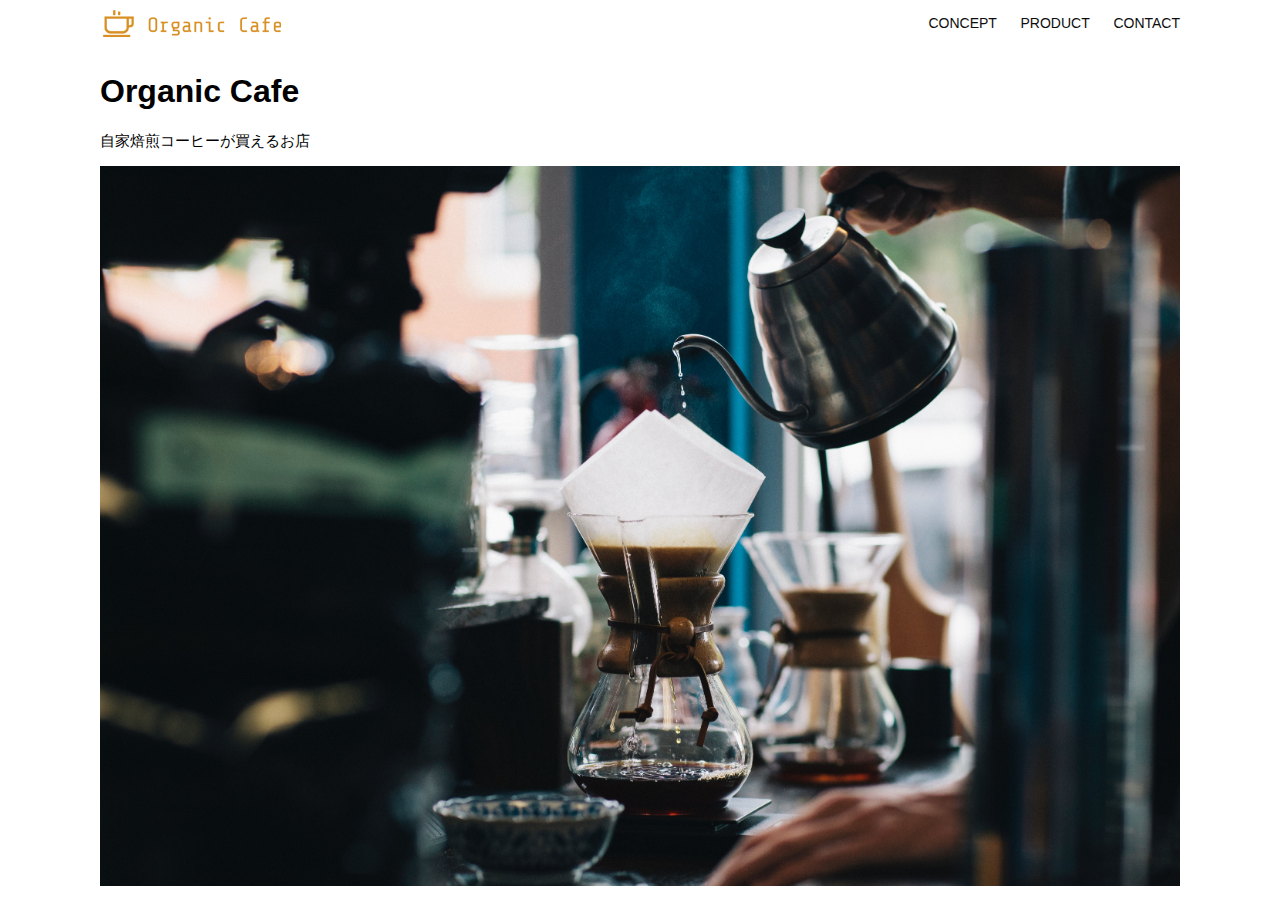
<file: kadai_013/index.html>
<!DOCTYPE html>
<html>
<head>
    <title>Organic Cafe</title>
    <meta charset="UTF-8" />
    <meta name="description" content="自家焙煎のコーヒーがお家で楽しめるOrganic Cafe"/>
    <meta name="viewport" content="width=device-width, initial-scale=1.0" />
    <link rel="stylesheet" href="style.css" />
</head>
<body>
    <!-- ヘッダー -->
    <header>
        <!-- ロゴ -->
        <a href="index.html" id="logo"><img src="images/logo.png" alt="トップページに戻る"/></a>

        <!-- PC用ナビゲーション -->
        <nav id="nav-pc">
            <a href="index.html#concept">CONCEPT</a>
            <a href="index.html#product">PRODUCT</a>
            <a href="index.html#contact">CONTACT</a>
        </nav>
        <!-- スマホ用メニューボタン -->
        <img id="menu-sp" src="images/button-menu.png" alt="ナビゲーションを開く" onclick="document.getElementById('nav-sp').style.display = 'block'">
        <!-- スマホ用ナビゲーション -->
        <nav id="nav-sp">
            <ul>
                <li>
                    <img id="close" src="images/button-close.png" alt="ナビゲーションを閉じる" onclick="document.getElementById('nav-sp').style.display = 'none'">
                </li>
                <li>
                    <a id="logo-sp" href="index.html" onclick="document.getElementById('nav-sp').style.display = 'none'">
                        <img src="images/logo-sp.png" alt="トップページに戻る">
                    </a>
                </li>
                <li>
                    <a class="menu" href="index.html#concept" onclick="document.getElementById('nav-sp').style.display = 'none'">CONCEPT</a>
                </li>
                <li>
                    <a class="menu" href="index.html#product" onclick="document.getElementById('nav-sp').style.display = 'none'">PRODUCT</a>
                </li>
                <li>
                    <a class="menu" href="index.html#contact" onclick="document.getElementById('nav-sp').style.display = 'none'">CONTACT</a>
                </li>
            </ul>
        </nav>
    </header>

    <main>
        <article>
            <!-- メインビジュアル -->
            <section id="main-visual">
            <div id="main-message">
                <h1>Organic Cafe</h1>
                <p>自家焙煎コーヒーが買えるお店</p>
            </div>
            <img src="images/main-image.jpg" alt="コーヒーをハンドドリップで淹れる画像"/>
            </section>
        </article>
    </main>
</body>
</html>
</file>
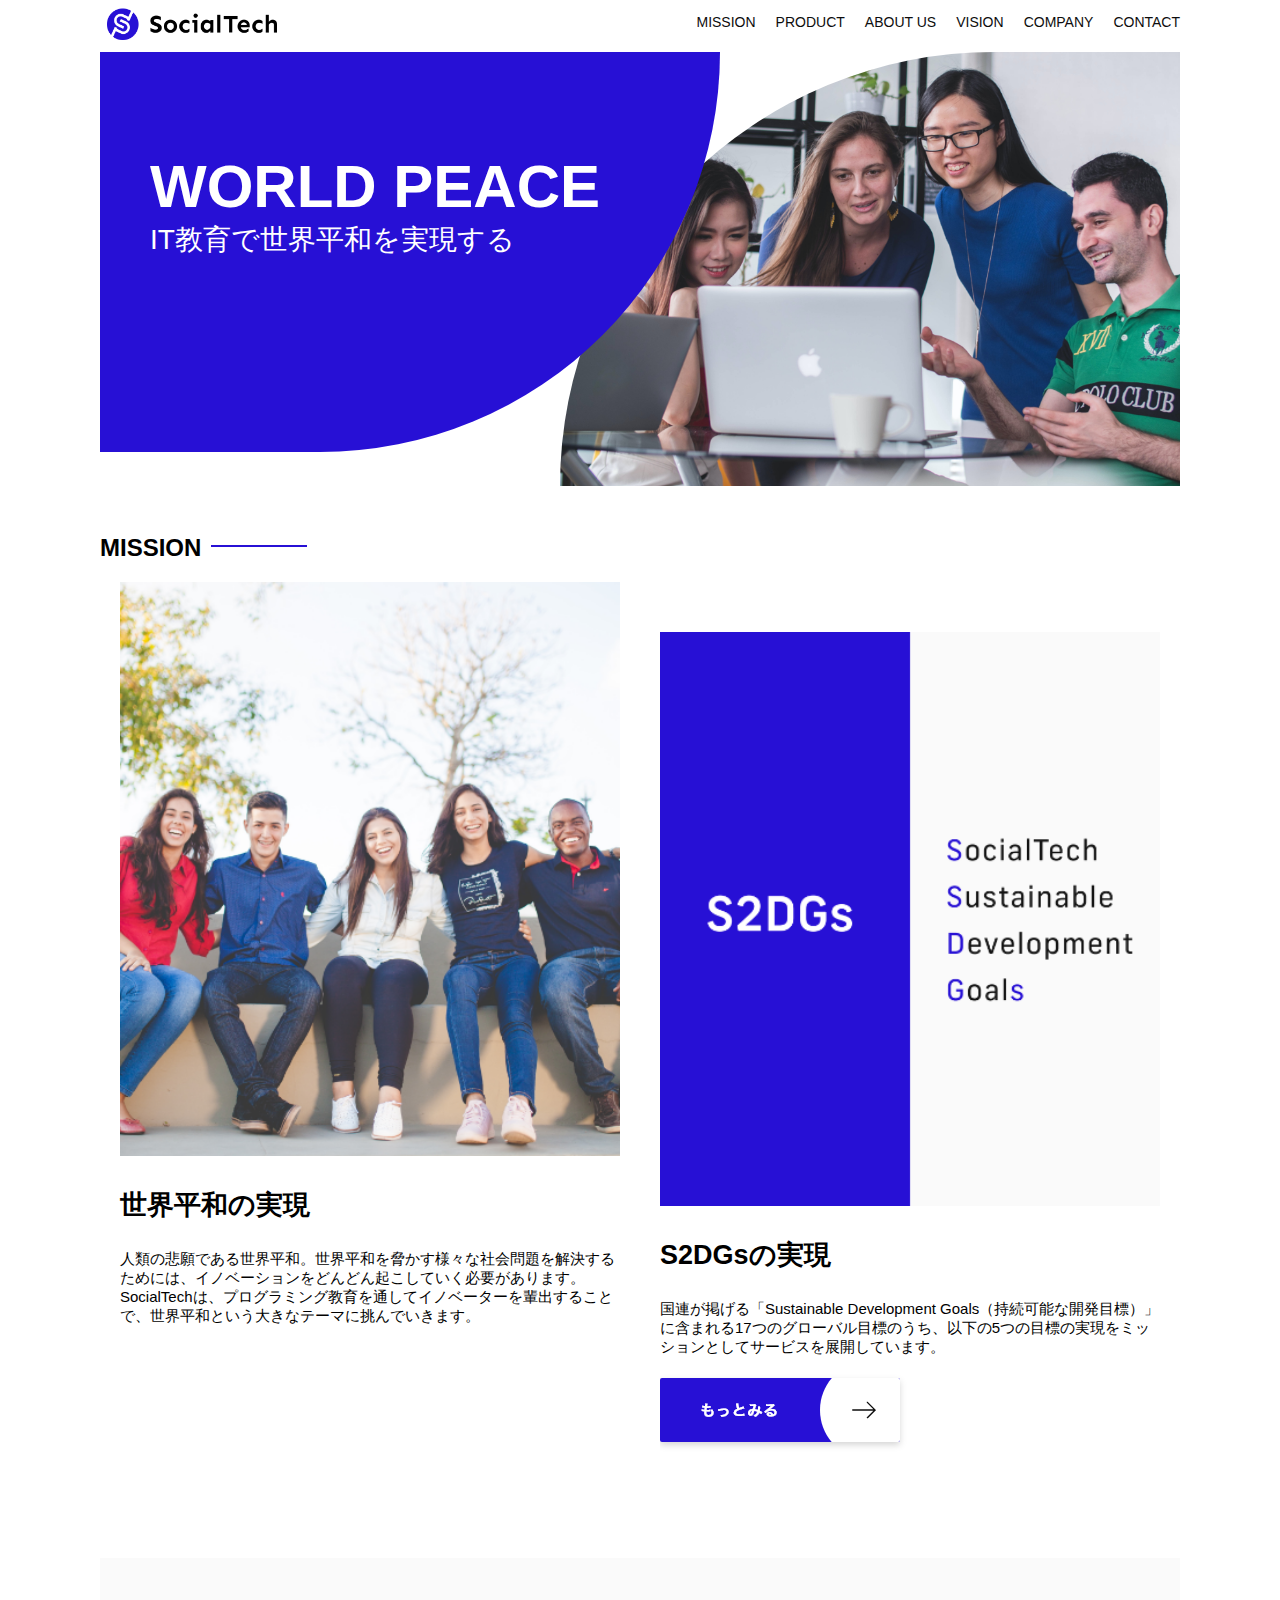
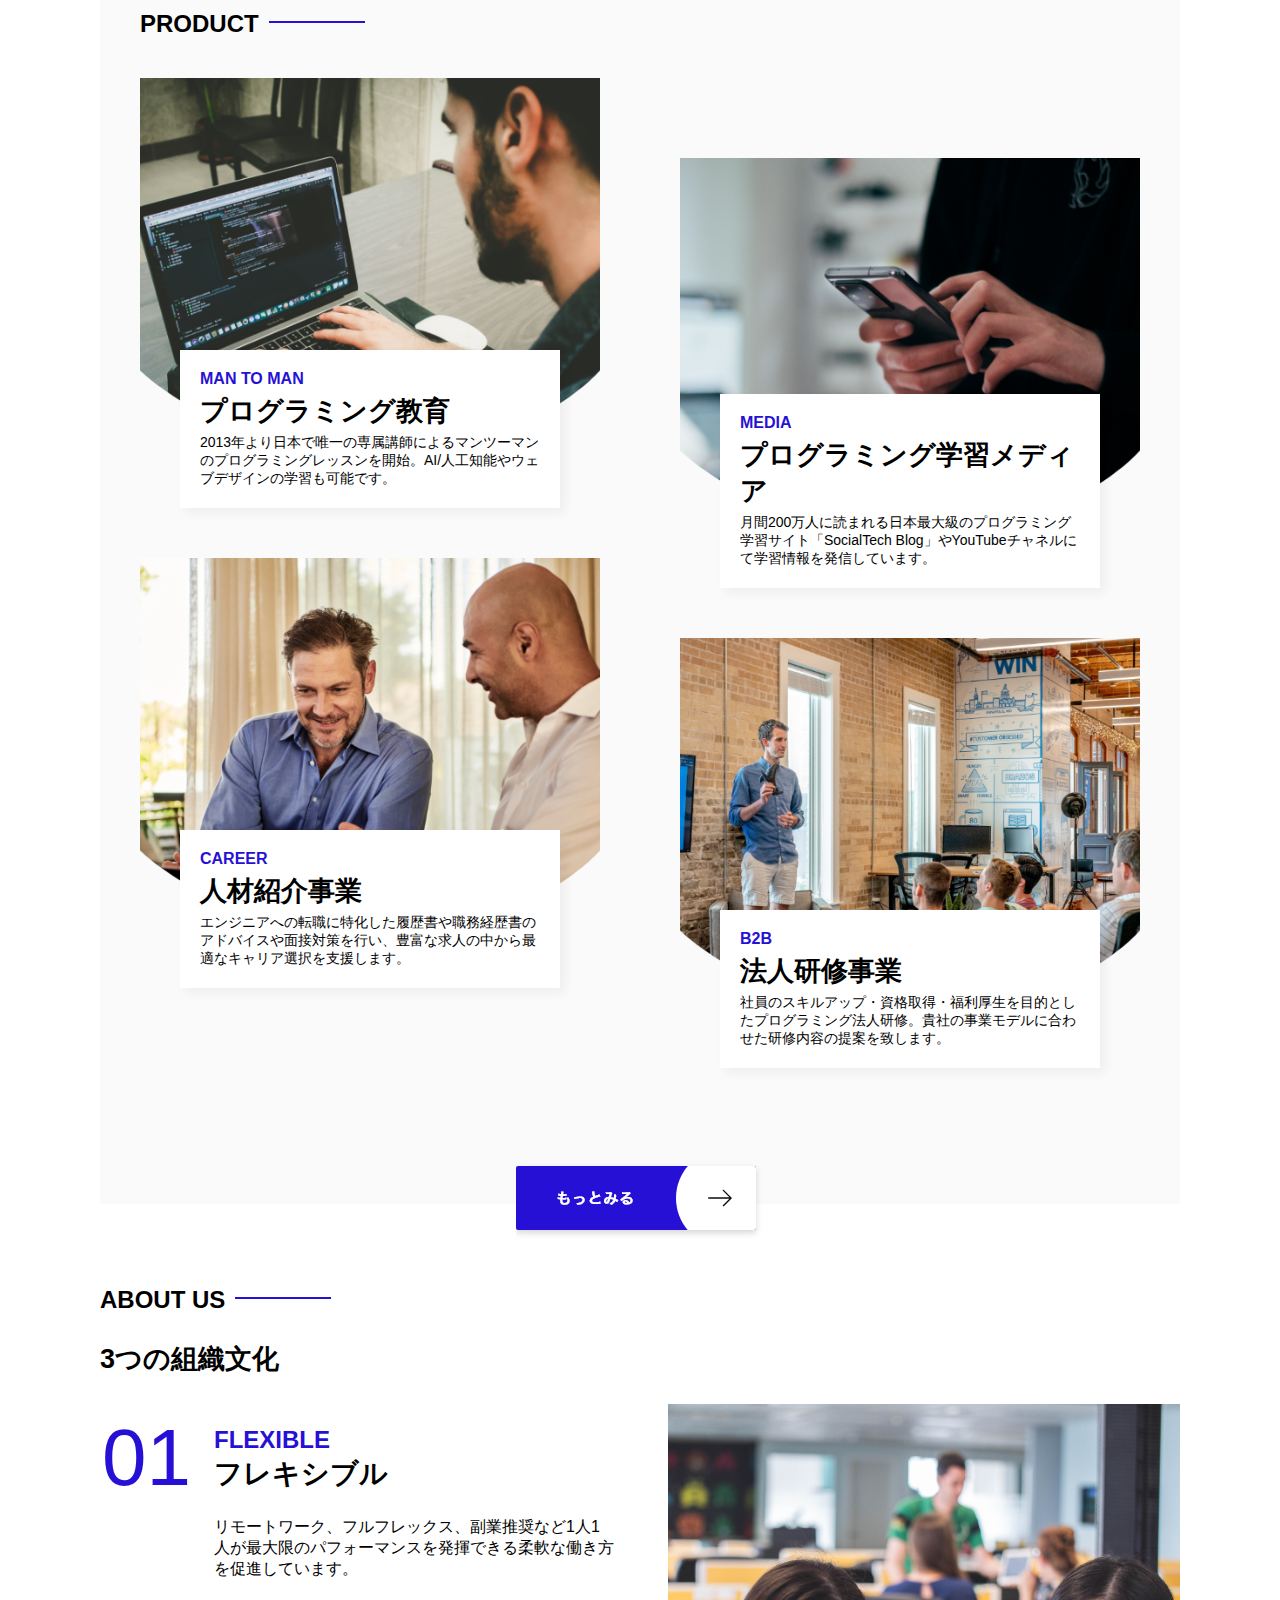
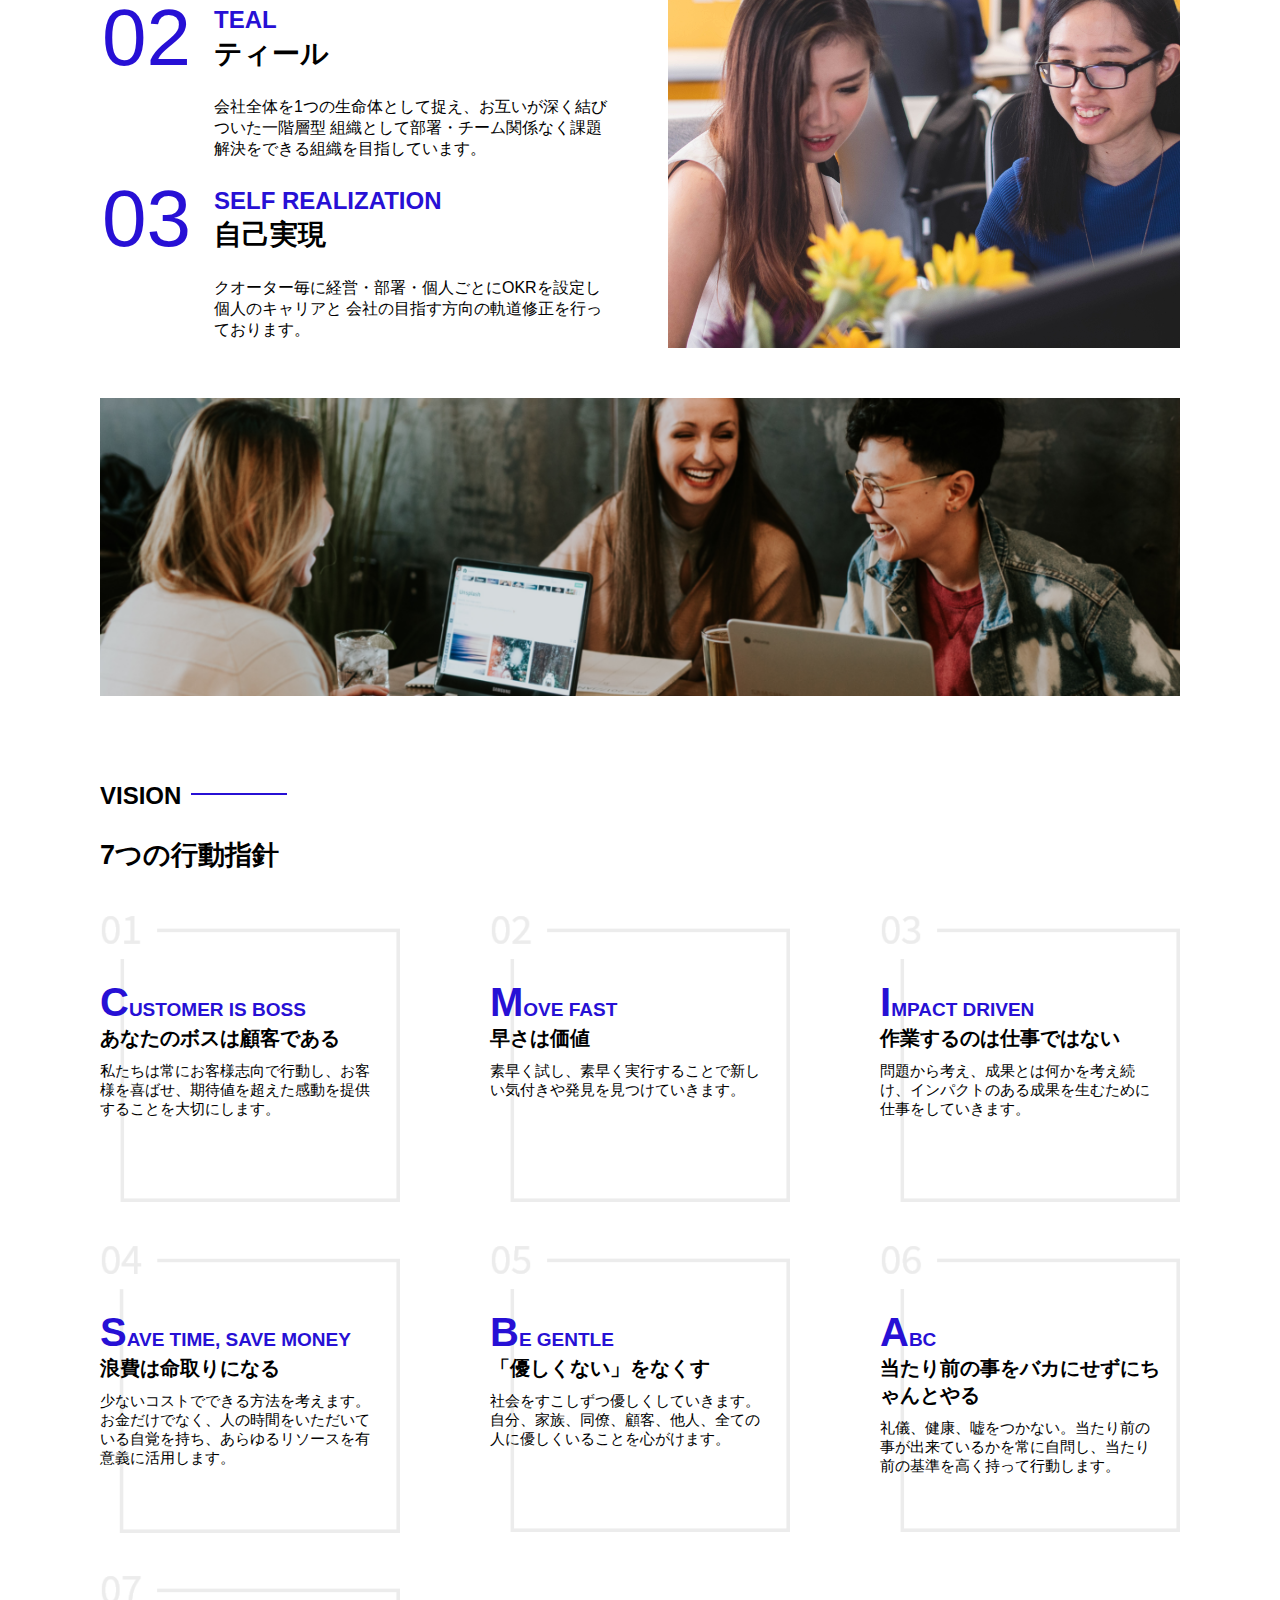
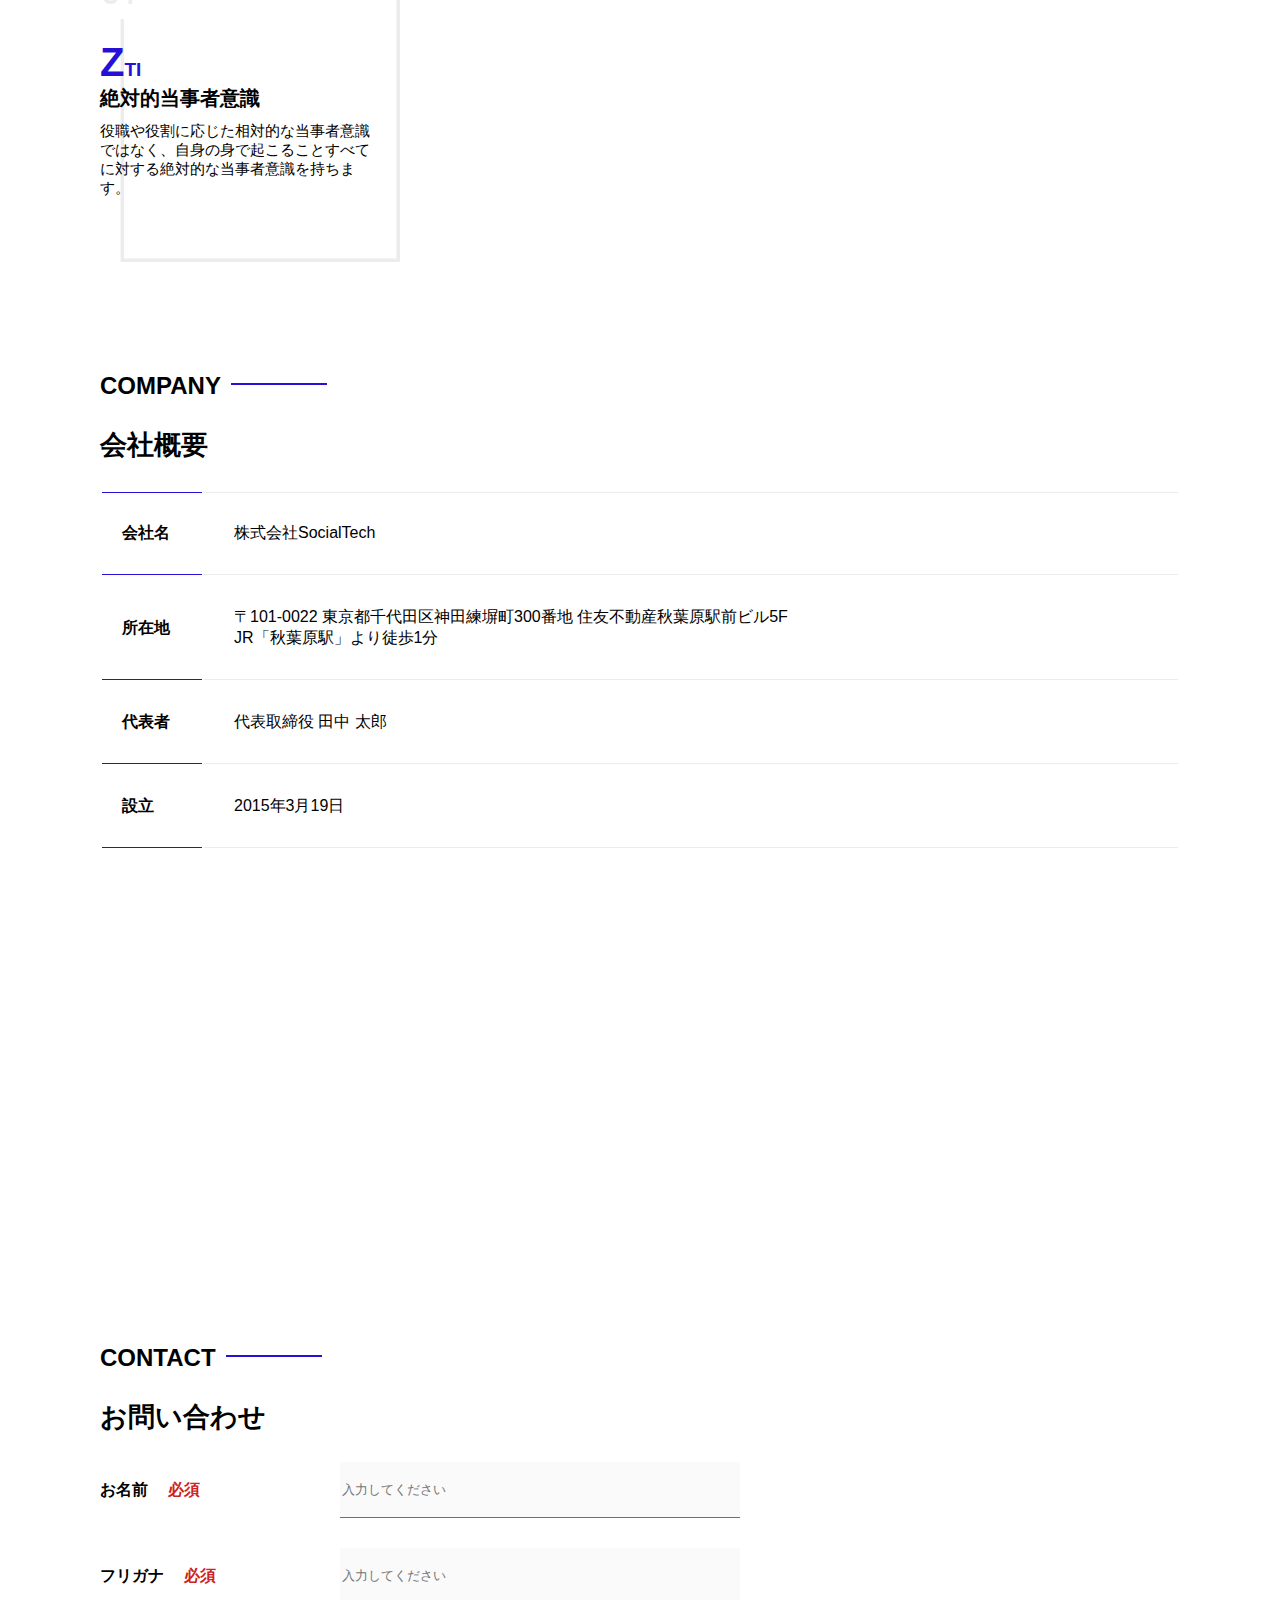
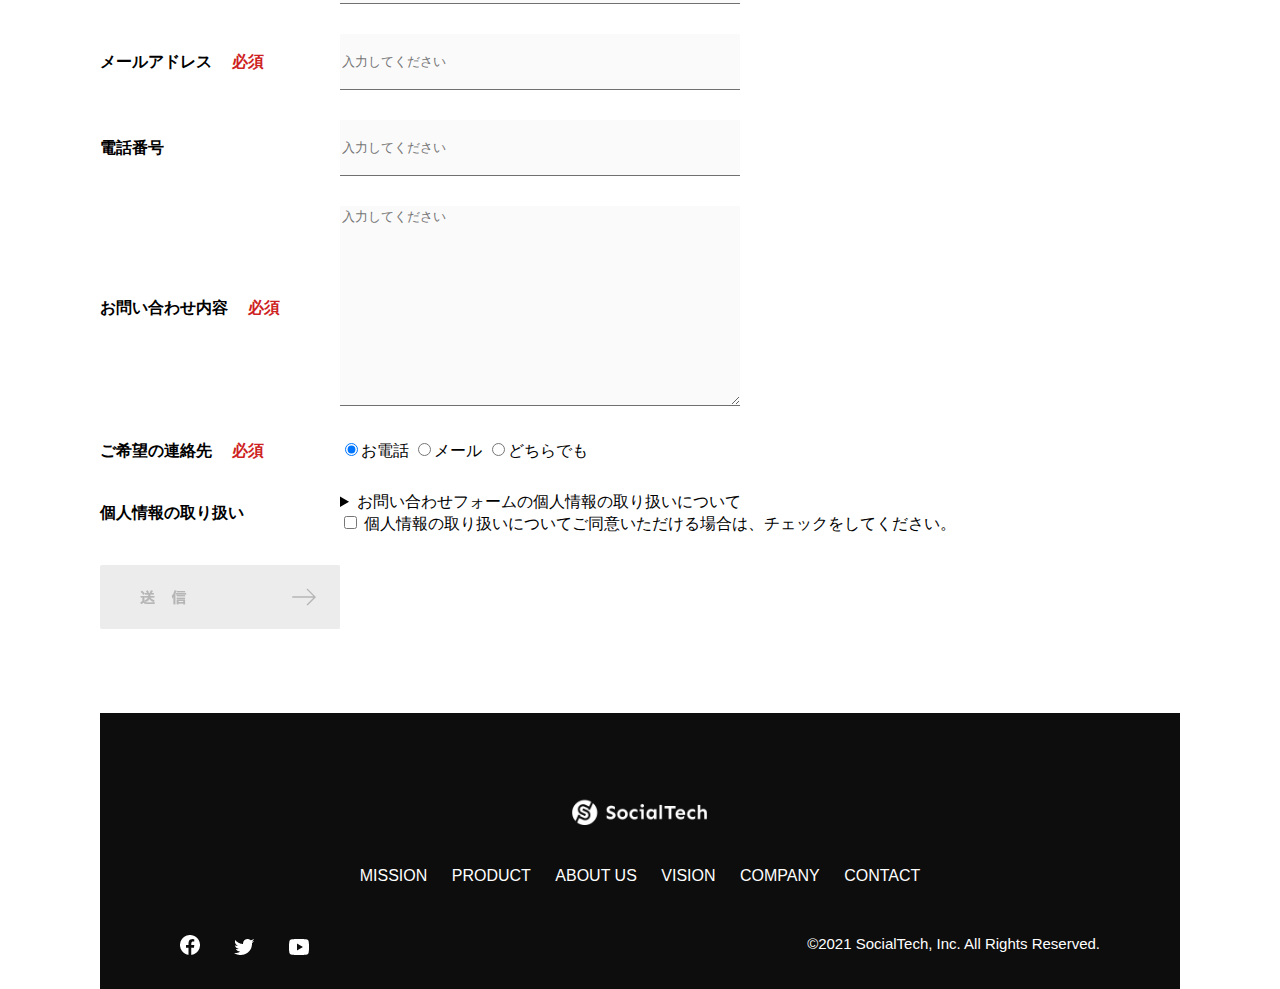
<file: kadai_tutorial_output/Social tech/index.html>
<!DOCTYPE html>
<html>
<head>
    <title>SocialTech</title>
    <meta charset="UTF-8">
    <meta name="description" content="SocialTechはEdTech業界のリーディングカンパニーを目指します。">
    <meta name="viewport" content="width=device-width, initial-scale=1.0">
    <link rel="stylesheet" href="style.css">
</head>
<body>
    <!-- ヘッダー -->
    <header>
        <!-- ロゴ -->
        <a href="index.html" id="logo">
            <img src="images/logo.png" alt="トップページに戻る">
        </a>
        <!-- PC用ナビゲーション -->
        <nav id="nav-pc">
            <ul>
                <li><a href="mission.html">MISSION</a></li>
                <li><a href="product.html">PRODUCT</a></li>
                <li><a href="index.html#aboutus">ABOUT US</a></li>
                <li><a href="index.html#vision">VISION</a></li>
                <li><a href="index.html#company">COMPANY</a></li>
                <li><a href="index.html#contact">CONTACT</a></li>
            </ul>
        </nav>
        <!-- スマホ用メニューボタン -->
        <button id="menu-sp" onclick="document.getElementById('nav-sp').style.display = 'block'">
            <img src="images/button-menu.png" alt="ナビゲーションを開く">
        </button>
        <!-- スマホ用ナビゲーション -->
        <div id="nav-sp">
            <button id="close" onclick="document.getElementById('nav-sp').style.display = 'none'">
                <img src="images/button-close.png" alt="ナビゲーションを閉じる">
            </button>
            <nav>
                <ul>
                    <li>
                        <a id="logo-sp" href="index.html" onclick="document.getElementById('nav-sp').style.display = 'none'">
                        <img src="images/logo-sp.png" alt="トップページに戻る"></a>
                    </li>
                    <li><a class="menu" href="mission.html" onclick="document.getElementById('nav-sp').style.display = 'none'">MISSION</a></li>
                    <li><a class="menu" href="product.html" onclick="document.getElementById('nav-sp').style.display = 'none'">PRODUCT</a></li>
                    <li><a class="menu" href="index.html#aboutus" onclick="document.getElementById('nav-sp').style.display = 'none'">ABOUT US</a></li>
                    <li><a class="menu" href="index.html#vision" onclick="document.getElementById('nav-sp').style.display = 'none'">VISION</a></li>
                    <li><a class="menu" href="index.html#company" onclick="document.getElementById('nav-sp').style.display = 'none'">COMPANY</a></li>
                    <li><a class="menu" href="index.html#contact" onclick="document.getElementById('nav-sp').style.display = 'none'">CONTACT</a></li>
                </ul>
            </nav>
            <div id="sns">
                <a href="https://www.facebook.com/sejuku2013">
                    <img src="images/button-facebook.png" alt="Facebookのリンク">
                </a>
                <a href="https://twitter.com/samuraijuku">
                    <img src="images/button-twitter.png" alt="Twitterのリンク">
                </a>
                <a href="https://www.youtube.com/channel/UCCFOQO5aDK0xXam4cUQXT8g">
                    <img src="images/button-youtube.png" alt="YouTubeのリンク">
                </a>
            </div>
        </div>
    </header>
    <main>
        <article>
            <!-- メインビジュアル -->
            <section id="main-visual">
                <div id="main-message">
                    <h1>WORLD PEACE</h1>
                    <p>IT教育で世界平和を実現する</p>
                </div>
                <img src="images/index/index-main.png" alt="PCの周りに集まる多国籍の仲間たち">
            </section>
            <!-- ミッション -->
            <section id="mission">
                <h2 class="index-h2">MISSION</h2>
                <div id="mission-flex">
                    <div>
                        <img id="mission-photo" src="images/index/index-mission.png" alt="屋外のベンチで写真を撮影する多国籍の仲間たち">
                        <h3>世界平和の実現</h3>
                        <p>人類の悲願である世界平和。世界平和を脅かす様々な社会問題を解決するためには、イノベーションをどんどん起こしていく必要があります。SocialTechは、プログラミング教育を通してイノベーターを輩出することで、世界平和という大きなテーマに挑んでいきます。
                        </p>
                    </div>
                    <div>
                        <img id="s2dgs" src="images/index/s2dgs.png" alt="S2DGs">
                        <h3>S2DGsの実現</h3>
                        <p>国連が掲げる「Sustainable Development Goals（持続可能な開発目標）」に含まれる17つのグローバル目標のうち、以下の5つの目標の実現をミッションとしてサービスを展開しています。
                        </p>
                        <a href="mission.html">
                            <img src="images/button-more.png" alt="もっとみる">
                        </a>
                    </div>
                </div>
            </section>
            <!-- プロダクト -->
            <section id="product">
                <h2 class="index-h2">PRODUCT</h2>
                <div class="product-flex">
                    <div id="product-left">
                        <div>
                            <img class="product-photo" src="images/index/index-mantoman.png" alt="PCでコードを書く男性">
                            <div class="product-explain">
                                <span>MAN TO MAN</span>
                                <h3>プログラミング教育</h3>
                                <p>2013年より日本で唯一の専属講師によるマンツーマンのプログラミングレッスンを開始。AI/人工知能やウェブデザインの学習も可能です。
                                </p>
                            </div>
                        </div>
                        <div>
                            <img class="product-photo" src="images/index/index-career.png" alt="笑顔で話し合う2人の男性">
                            <div class="product-explain">
                                <span>CAREER</span>
                                <h3>人材紹介事業</h3>
                                <p>エンジニアへの転職に特化した履歴書や職務経歴書のアドバイスや面接対策を行い、豊富な求人の中から最適なキャリア選択を支援します。
                                </p>
                            </div>
                        </div>
                    </div>
                    <div id="product-right">
                        <div>
                            <img class="product-photo" src="images/index/index-media.png" alt="スマートフォンを操作する人">
                            <div class="product-explain">
                                <span>MEDIA</span>
                                <h3>プログラミング学習メディア</h3>
                                <p>月間200万人に読まれる日本最大級のプログラミング学習サイト「SocialTech Blog」やYouTubeチャネルにて学習情報を発信しています。
                                </p>
                            </div>
                        </div>
                        <div>
                            <img class="product-photo" src="images/index/index-b2b.png" alt="講演中の男性とそれを聴く人々">
                            <div class="product-explain">
                                <span>B2B</span>
                                <h3>法人研修事業</h3>
                                <p>社員のスキルアップ・資格取得・福利厚生を目的としたプログラミング法人研修。貴社の事業モデルに合わせた研修内容の提案を致します。
                                </p>
                            </div>
                        </div>
                    </div>
                </div>
                <div id="product-more">
                    <a href="product.html">
                        <img src="images/button-more.png" alt="もっとみる">
                    </a>
                </div>
            </section>
            <!-- ABOUT US -->
            <section id="aboutus">
                <h2 class="index-h2">ABOUT US</h2>
                <h3>3つの組織文化</h3>
                <div>
                    <table class="culture-table">
                        <tr>
                            <td class="culture-num">01</td>
                            <th><span class="culture-en">FLEXIBLE</span><br>フレキシブル</th>
                        </tr>
                        <tr>
                            <td></td>
                            <td class="culture-description">リモートワーク、フルフレックス、副業推奨など1人1人が最大限のパフォーマンスを発揮できる柔軟な働き方を促進しています。</td>
                        </tr>
                        <tr>
                            <td class="culture-num">02</td>
                            <th><span class="culture-en">TEAL</span><br>ティール</th>
                        </tr>
                        <tr>
                            <td></td>
                            <td class="culture-description">会社全体を1つの生命体として捉え、お互いが深く結びついた一階層型 組織として部署・チーム関係なく課題解決をできる組織を目指しています。</td>
                        </tr>
                        <tr>
                            <td class="culture-num">03</td>
                            <th><span class="culture-en">SELF REALIZATION</span><br>自己実現</th>
                        </tr>
                        <tr>
                            <td></td>
                            <td class="culture-description">クオーター毎に経営・部署・個人ごとにOKRを設定し個人のキャリアと 会社の目指す方向の軌道修正を行っております。</td>
                        </tr>
                    </table>
                    <img class="culture-img" src="images/index/index-aboutus1.png" alt="笑顔で話し合う2人の女性">
                </div>
                <img class="culture-img2" src="images/index/index-aboutus2.png" alt="笑顔で話し合う3人の男女">
            </section>
            <!-- ビジョン -->
            <section id="vision">
                <h2 class="index-h2">VISION</h2>
                <h3>7つの行動指針</h3>
                <div>
                    <div class="vision-box">
                        <img src="images/index/vision-01.png" alt="01">
                        <div>
                            <h4>CUSTOMER IS BOSS</h4>
                            <h5>あなたのボスは顧客である</h5>
                            <p>私たちは常にお客様志向で行動し、お客様を喜ばせ、期待値を超えた感動を提供することを大切にします。</p>
                        </div>
                    </div>
                    <div class="vision-box">
                        <img src="images/index/vision-02.png" alt="02">
                        <div>
                            <h4>MOVE FAST</h4>
                            <h5>早さは価値</h5>
                            <p>素早く試し、素早く実行することで新しい気付きや発見を見つけていきます。</p>
                        </div>
                    </div>
                    <div class="vision-box">
                        <img src="images/index/vision-03.png" alt="03">
                        <div>
                            <h4>IMPACT DRIVEN</h4>
                            <h5>作業するのは仕事ではない</h5>
                            <p>問題から考え、成果とは何かを考え続け、インパクトのある成果を生むために仕事をしていきます。</p>
                        </div>
                    </div>
                    <div class="vision-box">
                        <img src="images/index/vision-04.png" alt="04">
                        <div>
                            <h4>SAVE TIME, SAVE MONEY</h4>
                            <h5>浪費は命取りになる</h5>
                            <p>少ないコストでできる方法を考えます。お金だけでなく、人の時間をいただいている自覚を持ち、あらゆるリソースを有意義に活用します。</p>
                        </div>
                    </div>
                    <div class="vision-box">
                        <img src="images/index/vision-05.png" alt="05">
                        <div>
                            <h4>BE GENTLE</h4>
                            <h5>「優しくない」をなくす</h5>
                            <p>社会をすこしずつ優しくしていきます。自分、家族、同僚、顧客、他人、全ての人に優しくいることを心がけます。</p>
                        </div>
                    </div>
                    <div class="vision-box">
                        <img src="images/index/vision-06.png" alt="06">
                        <div>
                            <h4>ABC</h4>
                            <h5>当たり前の事をバカにせずにちゃんとやる</h5>
                            <p>礼儀、健康、嘘をつかない。当たり前の事が出来ているかを常に自問し、当たり前の基準を高く持って行動します。</p>
                        </div>
                    </div>
                    <div class="vision-box">
                        <img src="images/index/vision-07.png" alt="07">
                        <div>
                            <h4>ZTI</h4>
                            <h5>絶対的当事者意識</h5>
                            <p>役職や役割に応じた相対的な当事者意識ではなく、自身の身で起こることすべてに対する絶対的な当事者意識を持ちます。</p>
                        </div>
                    </div>
                </div>
            </section>
            <!-- カンパニー -->
            <section id="company">
                <h2 class="index-h2">COMPANY</h2>
                <h3>会社概要</h3>
                <table id="company-table">
                    <tr>
                        <th class="tableheader tableheader-first">会社名</th>
                        <td class="cell cell-first">株式会社SocialTech</td>
                    </tr>
                    <tr>
                        <th class="tableheader">所在地</th>
                        <td class="cell">〒101-0022 東京都千代田区神田練塀町300番地 住友不動産秋葉原駅前ビル5F<br>JR「秋葉原駅」より徒歩1分</td>
                    </tr>
                    <tr>
                        <th class="tableheader">代表者</th>
                        <td class="cell">代表取締役 田中 太郎</td>
                    </tr>
                    <tr>
                        <th class="tableheader">設立</th>
                        <td class="cell">2015年3月19日</td>
                    </tr>
                </table>
                <iframe src="https://www.google.com/maps/embed?pb=!1m18!1m12!1m3!1d3240.0686781123536!2d139.77207767552142!3d35.69992752894722!2m3!1f0!2f0!3f0!3m2!1i1024!2i768!4f13.1!3m3!1m2!1s0x60188fee13660e23%3A0x77137876edf742ac!2z5L2P5Y-L5LiN5YuV55Sj56eL6JGJ5Y6f6aeF5YmN44OT44Or!5e0!3m2!1sja!2sjp!4v1736782129166!5m2!1sja!2sjp" style="border:0;" allowfullscreen="" loading="lazy">
                </iframe>
            </section>
            <!-- お問い合わせフォーム -->
            <section id="contact">
                <h2 class="index-h2">CONTACT</h2>
                <h3>お問い合わせ</h3>
                <form>
                    <div>
                        <div class="contact-heading">
                            <label class="contact-label">お名前<span class="contact-span">必須</span></label>
                        </div>
                        <div>
                            <input type="text" name="name" placeholder="入力してください" class="contact-textbox">
                        </div>
                    </div>
                    <div>
                        <div class="contact-heading">
                            <label class="contact-label">フリガナ<span class="contact-span">必須</span></label>
                        </div>
                        <div>
                            <input type="text" name="hurigana" placeholder="入力してください" class="contact-textbox">
                        </div>
                    </div>
                    <div>
                        <div class="contact-heading">
                            <label class="contact-label">メールアドレス<span class="contact-span">必須</span></label>
                        </div>
                        <div>
                            <input type="text" name="email" placeholder="入力してください" class="contact-textbox">
                        </div>
                    </div>
                    <div>
                        <div class="contact-heading">
                            <label class="contact-label">電話番号</label>
                        </div>
                        <div>
                            <input type="text" name="tel" placeholder="入力してください" class="contact-textbox">
                        </div>
                    </div>
                    <div>
                        <div class="contact-heading">
                            <label class="contact-label">お問い合わせ内容<span class="contact-span">必須</span></label>
                        </div>
                        <div>
                            <textarea class="contact-textarea" placeholder="入力してください" name="message"></textarea>
                        </div>
                    </div>
                    <div>
                        <div class="contact-heading">
                            <label class="contact-label">ご希望の連絡先<span class="contact-span">必須</span></label>
                        </div>
                        <div>
                            <input class="radiobutton" type="radio" value="tel" name="contact" checked><label>お電話</label>
                            <input class="radiobutton" type="radio" value="mail" name="contact"><label>メール</label>
                            <input class="radiobutton" type="radio" value="both" name="contact"><label>どちらでも</label>
                        </div>
                    </div>
                    <div>
                        <div class="contact-heading">
                            <label class="contact-label">個人情報の取り扱い</label>
                        </div>
                        <div>
                            <details>
                                <summary>お問い合わせフォームの個人情報の取り扱いについて</summary>
                                <div>
                                    <dl>
                                        <dt>１．組織の名称又は氏名</dt>
                                        <dd>株式会社SocialTech</dd>
                                        <dt>２．個人情報保護管理者（若しくはその代理人）の氏名又は職名、所属及び連絡先</dt>
                                        <dd>
                                            <p>鈴木 一郎 コーポレート部</p>
                                            <p>メールアドレス：samurai@example.com</p>
                                            <p>TEL：03-1234-5678</p>
                                        </dd>
                                        <dt>３．個人情報の利用目的</dt>
                                        <dd>
                                            <ul>
                                                <li>本サービス及び本サービスに関連する情報の提供又はそれらに関する連絡のため</li>
                                                <li>ユーザーの本人確認のため</li>
                                                <li>当社サービスのご案内のため</li>
                                                <li>当社の商品等の広告または宣伝（電子メールによるものを含むものとします。）</li>
                                            </ul>
                                        </dd>
                                        <dt>４．個人情報の取り扱い業務の委託</dt>
                                        <dd>個人情報の取扱業務の全部または一部を外部に業務委託する場合があります。その際、弊社は、個人情報を適切に保護できる管理体制を敷き実行していることを条件として委託先を厳選したうえで、機密保持契約を委託先と締結し、お客様の個人情報を厳密に管理させます。</dd>
                                        <dt>５．個人情報の開示等の請求</dt>
                                        <dd>
                                            お客様は、弊社に対してご自身の個人情報の開示等（利用目的の通知、開示、内容の訂正・追加・削除、利用の停止または消去、第三者への提供の停止）に関して、当社問合わせ窓口に申し出ることができます。<br>
                                            その際、弊社はお客様ご本人を確認させていただいたうえで、合理的な期間内に対応いたします。<br>
                                            なお、個人情報に関する弊社問合わせ先は、次の通りです。
                                        </dd>
                                        <dd>
                                            <p>株式会社SocialTech　個人情報問合せ窓口</p>
                                            <p>〒150-0043　東京都千代田区神田練塀町300番地 住友不動産秋葉原駅前ビル5F</p>
                                            <p>メールアドレス：samurai@example.com　TEL：03-1234-5678</p>
                                        </dd>
                                        <dt>６．個人情報を提供されることの任意性について</dt>
                                        <dd>お客様がご自身の個人情報を弊社に提供されるか否かは、お客様のご判断によりますが、もしご提供されない場合には、適切なサービスが提供できない場合がありますので予めご了承ください。</dd>
                                    </dl>
                                </div>
                            </details>
                            <input type="checkbox" name="agree">
                            <span>個人情報の取り扱いについてご同意いただける場合は、チェックをしてください。</span>
                        </div>
                    </div>
                    <input type="image" src="images/button-submit.png" alt="送信する">
                </form>
            </section>
        </article>
    </main>
    <!-- フッター -->
    <footer>
        <div id="footer-logo">
            <img src="images/logo-sp.png" alt="SocialTech">
        </div>
        <div id="footer-link">
            <a href="mission.html">MISSION</a>
            <a href="product.html">PRODUCT</a>
            <a href="index.html#aboutus">ABOUT US</a>
            <a href="index.html#vision">VISION</a>
            <a href="index.html#company">COMPANY</a>
            <a href="index.html#contact">CONTACT</a>
        </div>
        <div id="sns-footer">
            <div class="sns-btns">
                <a href="https://www.facebook.com/sejuku2013"><img src="images/button-facebook.png" alt="Facebookのリンク"></a>
                <a href="https://twitter.com/samuraijuku"><img src="images/button-twitter.png" alt="Twitterのリンク"></a>
                <a href="https://www.youtube.com/channel/UCCFOQO5aDK0xXam4cUQXT8g"><img src="images/button-youtube.png" alt="YouTubeのリンク"></a>
            </div>
            <p id="copyright">&copy;2021 SocialTech, Inc. All Rights Reserved.</p>
        </div>
    </footer>
</body>
</html>
</file>
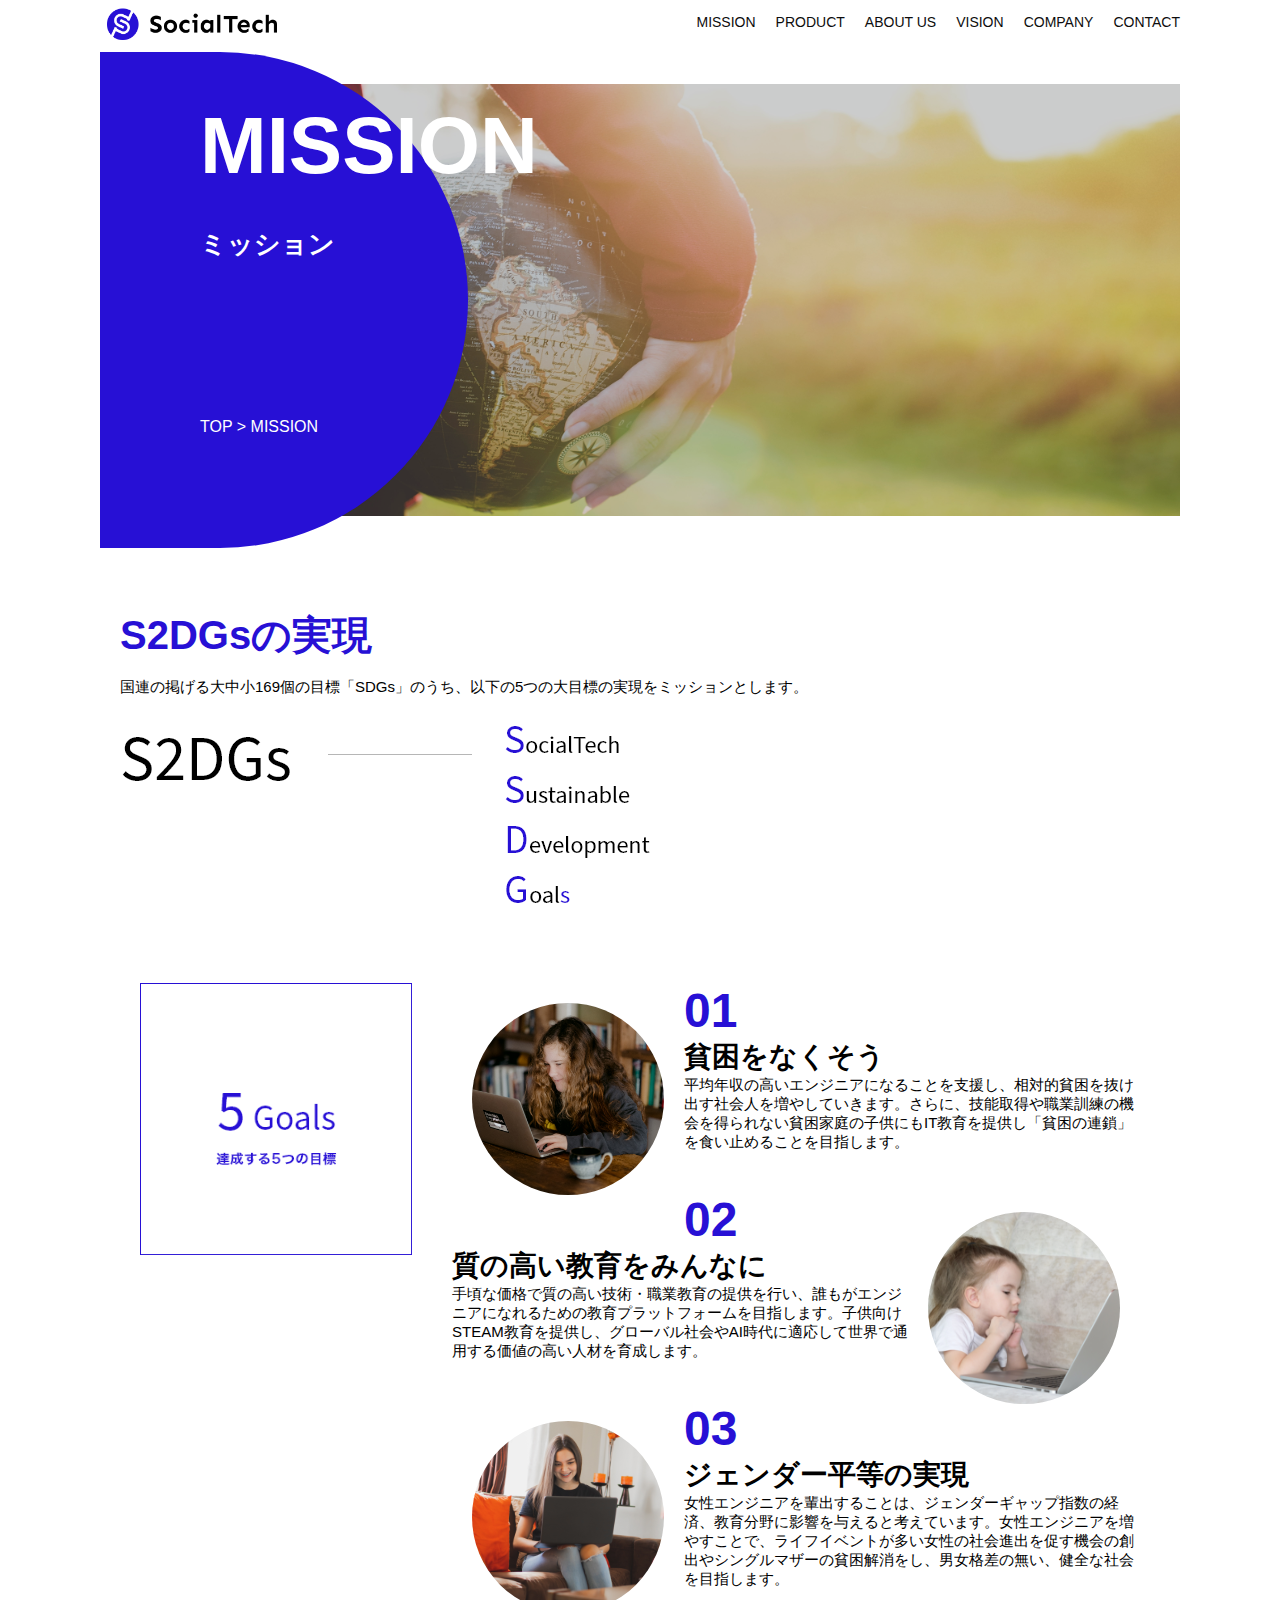
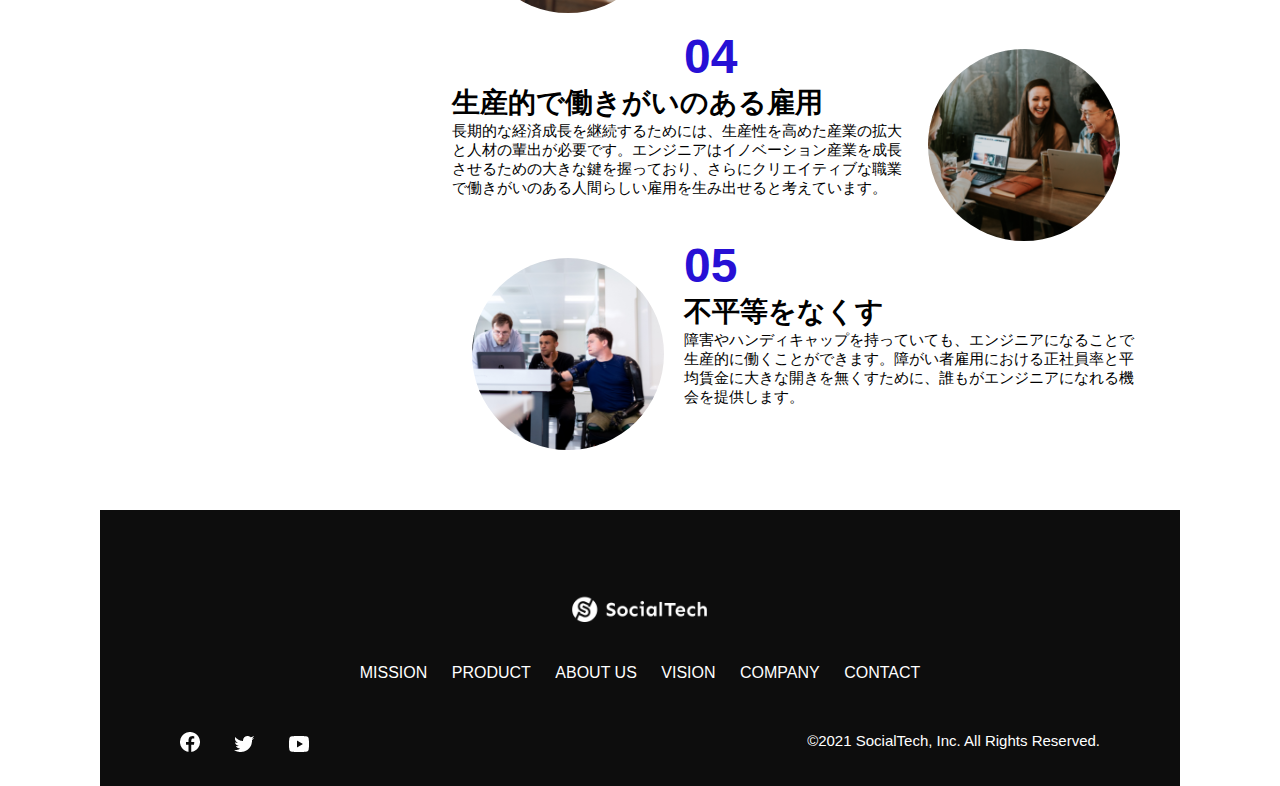
<file: kadai_tutorial_output/Social tech/mission.html>
<!DOCTYPE html>
<html>
<head>
    <title>SocialTech - MISSION ミッション -</title>
    <meta charset="UTF-8">
    <meta name="description" content="SocialTechが目指す5つの目標（S2DGs）を紹介します">
    <meta name="viewport" content="width=device-width, initial-scale=1.0">
    <link rel="stylesheet" href="style.css">
</head>
<body>
    <!-- ヘッダー -->
    <header>
        <!-- ロゴ -->
        <a href="index.html" id="logo">
            <img src="images/logo.png" alt="トップページに戻る">
        </a>
        <!-- PC用ナビゲーション -->
        <nav id="nav-pc">
            <ul>
                <li><a href="mission.html">MISSION</a></li>
                <li><a href="product.html">PRODUCT</a></li>
                <li><a href="index.html#aboutus">ABOUT US</a></li>
                <li><a href="index.html#vision">VISION</a></li>
                <li><a href="index.html#company">COMPANY</a></li>
                <li><a href="index.html#contact">CONTACT</a></li>
            </ul>
        </nav>
        <!-- スマホ用メニューボタン -->
        <button id="menu-sp" onclick="document.getElementById('nav-sp').style.display = 'block'">
            <img src="images/button-menu.png" alt="ナビゲーションを開く">
        </button>
        <!-- スマホ用ナビゲーション -->
        <div id="nav-sp">
            <button id="close" onclick="document.getElementById('nav-sp').style.display = 'none'">
                <img src="images/button-close.png" alt="ナビゲーションを閉じる">
            </button>
            <nav>
                <ul>
                    <li>
                        <a id="logo-sp" href="index.html" onclick="document.getElementById('nav-sp').style.display = 'none'">
                        <img src="images/logo-sp.png" alt="トップページに戻る"></a>
                    </li>
                    <li><a class="menu" href="mission.html" onclick="document.getElementById('nav-sp').style.display = 'none'">MISSION</a></li>
                    <li><a class="menu" href="product.html" onclick="document.getElementById('nav-sp').style.display = 'none'">PRODUCT</a></li>
                    <li><a class="menu" href="index.html#aboutus" onclick="document.getElementById('nav-sp').style.display = 'none'">ABOUT US</a></li>
                    <li><a class="menu" href="index.html#vision" onclick="document.getElementById('nav-sp').style.display = 'none'">VISION</a></li>
                    <li><a class="menu" href="index.html#company" onclick="document.getElementById('nav-sp').style.display = 'none'">COMPANY</a></li>
                    <li><a class="menu" href="index.html#contact" onclick="document.getElementById('nav-sp').style.display = 'none'">CONTACT</a></li>
                </ul>
            </nav>
            <div id="sns">
                <a href="https://www.facebook.com/sejuku2013">
                    <img src="images/button-facebook.png" alt="Facebookのリンク">
                </a>
                <a href="https://twitter.com/samuraijuku">
                    <img src="images/button-twitter.png" alt="Twitterのリンク">
                </a>
                <a href="https://www.youtube.com/channel/UCCFOQO5aDK0xXam4cUQXT8g">
                    <img src="images/button-youtube.png" alt="YouTubeのリンク">
                </a>
            </div>
        </div>
    </header>
    <main>
        <article>
            <!-- メインビジュアル -->
            <section id="mission-main">
                <div class="mission-main-inner">
                    <div id="mission-title">
                        <h1>MISSION<br><span>ミッション</span></h1>
                        <p>TOP > MISSION</p>
                    </div>
                </div>
            </section>
            <!-- S2DGs -->
            <section id="mission-s2dgs">
                <h2 class="mission-h2">S2DGsの実現</h2>
                <p>国連の掲げる大中小169個の目標「SDGs」のうち、以下の5つの大目標の実現をミッションとします。</p>
                <img src="images/mission/mission-s2dgs.png" alt="S2DGs">
            </section>
            <!-- 5Goals -->
            <section id="mission-five-goals">
                <div class="five-goals-image">
                    <img src="images/mission/mission-5goals.png" alt="5Goals">
                </div>
                <div class="five-goals-read">
                    <div>
                        <img class="fivegoals-image-left" src="images/mission/mission-5goals01.png" alt="PCを操作する女の子">
                        <span class="fivegoals-number">01</span>
                        <h3 class="fivegoals-h3">貧困をなくそう</h3>
                        <p class="fivegoals-p">
                            平均年収の高いエンジニアになることを支援し、相対的貧困を抜け出す社会人を増やしていきます。さらに、技能取得や職業訓練の機会を得られない貧困家庭の子供にもIT教育を提供し「貧困の連鎖」を食い止めることを目指します。
                        </p>
                    </div>
                    <div>
                        <img class="fivegoals-image-right" src="images/mission/mission-5goals02.png" alt="PCを見つめる小さい女の子">
                        <span class="fivegoals-number">02</span>
                        <h3 class="fivegoals-h3">質の高い教育をみんなに</h3>
                        <p class="fivegoals-p">
                            手頃な価格で質の高い技術・職業教育の提供を行い、誰もがエンジニアになれるための教育プラットフォームを目指します。子供向けSTEAM教育を提供し、グローバル社会やAI時代に適応して世界で通用する価値の高い人材を育成します。
                        </p>
                    </div>
                    <div>
                        <img class="fivegoals-image-left" src="images/mission/mission-5goals03.png" alt="PCを操作する女性">
                        <span class="fivegoals-number">03</span>
                        <h3 class="fivegoals-h3">ジェンダー平等の実現</h3>
                        <p class="fivegoals-p">
                            女性エンジニアを輩出することは、ジェンダーギャップ指数の経済、教育分野に影響を与えると考えています。女性エンジニアを増やすことで、ライフイベントが多い女性の社会進出を促す機会の創出やシングルマザーの貧困解消をし、男女格差の無い、健全な社会を目指します。
                        </p>
                    </div>
                    <div>
                        <img class="fivegoals-image-right" src="images/mission/mission-5goals04.png" alt="笑顔で話し合う3人の男女">
                        <span class="fivegoals-number">04</span>
                        <h3 class="fivegoals-h3">生産的で働きがいのある雇用</h3>
                        <p class="fivegoals-p">
                            長期的な経済成長を継続するためには、生産性を高めた産業の拡大と人材の輩出が必要です。エンジニアはイノベーション産業を成長させるための大きな鍵を握っており、さらにクリエイティブな職業で働きがいのある人間らしい雇用を生み出せると考えています。
                        </p>
                    </div>
                    <div>
                        <img class="fivegoals-image-left" src="images/mission/mission-5goals05.png" alt="障害を持つ男性が生き生きと働く様子">
                        <span class="fivegoals-number">05</span>
                        <h3 class="fivegoals-h3">不平等をなくす</h3>
                        <p class="fivegoals-p">
                            障害やハンディキャップを持っていても、エンジニアになることで生産的に働くことができます。障がい者雇用における正社員率と平均賃金に大きな開きを無くすために、誰もがエンジニアになれる機会を提供します。
                        </p>
                    </div>
                </div>
            </section>

        </article>
    </main>
    <!-- フッター -->
    <footer>
        <div id="footer-logo">
            <img src="images/logo-sp.png" alt="SocialTech">
        </div>
        <div id="footer-link">
            <a href="mission.html">MISSION</a>
            <a href="product.html">PRODUCT</a>
            <a href="index.html#aboutus">ABOUT US</a>
            <a href="index.html#vision">VISION</a>
            <a href="index.html#company">COMPANY</a>
            <a href="index.html#contact">CONTACT</a>
        </div>
        <div id="sns-footer">
            <div class="sns-btns">
                <a href="https://www.facebook.com/sejuku2013"><img src="images/button-facebook.png" alt="Facebookのリンク"></a>
                <a href="https://twitter.com/samuraijuku"><img src="images/button-twitter.png" alt="Twitterのリンク"></a>
                <a href="https://www.youtube.com/channel/UCCFOQO5aDK0xXam4cUQXT8g"><img src="images/button-youtube.png" alt="YouTubeのリンク"></a>
            </div>
            <p id="copyright">&copy;2021 SocialTech, Inc. All Rights Reserved.</p>
        </div>
    </footer>
</body>
</html>
</file>
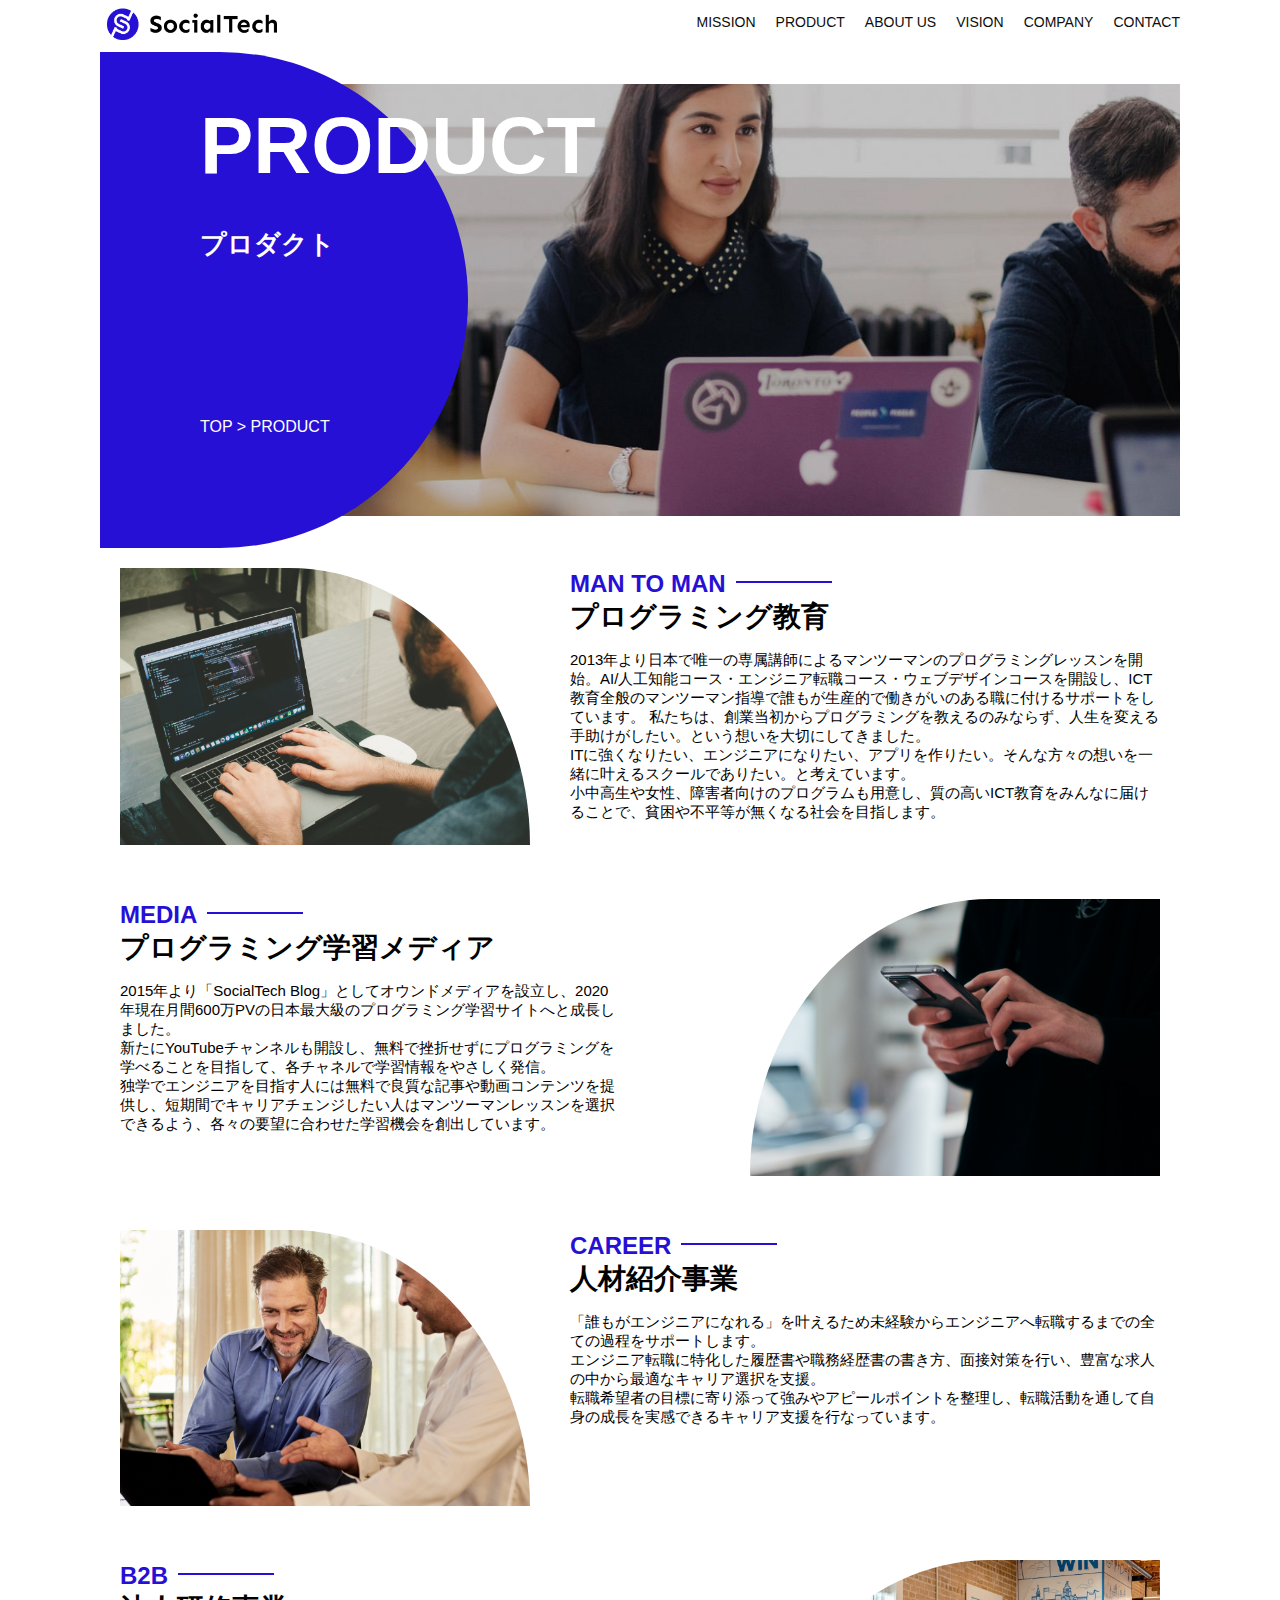
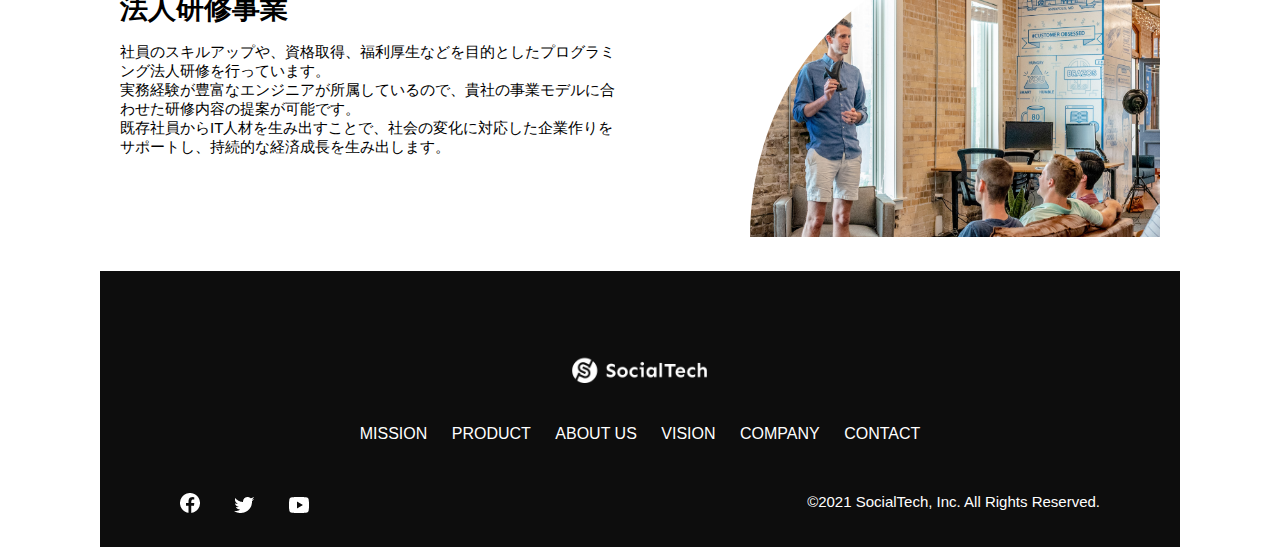
<file: kadai_tutorial_output/Social tech/product.html>
<!DOCTYPE html>
<html>
<head>
    <title>SocialTech -PRODUCT プロダクト-</title>
    <meta charset="UTF-8">
    <meta name="description" content="SocialTechの4つのプロダクトを紹介します">
    <meta name="viewport" content="width=device-width, initial-scale=1.0">
    <link rel="stylesheet" href="style.css">
</head>
<body>
    <!-- ヘッダー -->
    <header>
        <!-- ロゴ -->
        <a href="index.html" id="logo">
            <img src="images/logo.png" alt="トップページに戻る">
        </a>
        <!-- PC用ナビゲーション -->
        <nav id="nav-pc">
            <ul>
                <li><a href="mission.html">MISSION</a></li>
                <li><a href="product.html">PRODUCT</a></li>
                <li><a href="index.html#aboutus">ABOUT US</a></li>
                <li><a href="index.html#vision">VISION</a></li>
                <li><a href="index.html#company">COMPANY</a></li>
                <li><a href="index.html#contact">CONTACT</a></li>
            </ul>
        </nav>
        <!-- スマホ用メニューボタン -->
        <button id="menu-sp" onclick="document.getElementById('nav-sp').style.display = 'block'">
            <img src="images/button-menu.png" alt="ナビゲーションを開く">
        </button>
        <!-- スマホ用ナビゲーション -->
        <div id="nav-sp">
            <button id="close" onclick="document.getElementById('nav-sp').style.display = 'none'">
                <img src="images/button-close.png" alt="ナビゲーションを閉じる">
            </button>
            <nav>
                <ul>
                    <li>
                        <a id="logo-sp" href="index.html" onclick="document.getElementById('nav-sp').style.display = 'none'">
                        <img src="images/logo-sp.png" alt="トップページに戻る"></a>
                    </li>
                    <li><a class="menu" href="mission.html" onclick="document.getElementById('nav-sp').style.display = 'none'">MISSION</a></li>
                    <li><a class="menu" href="product.html" onclick="document.getElementById('nav-sp').style.display = 'none'">PRODUCT</a></li>
                    <li><a class="menu" href="index.html#aboutus" onclick="document.getElementById('nav-sp').style.display = 'none'">ABOUT US</a></li>
                    <li><a class="menu" href="index.html#vision" onclick="document.getElementById('nav-sp').style.display = 'none'">VISION</a></li>
                    <li><a class="menu" href="index.html#company" onclick="document.getElementById('nav-sp').style.display = 'none'">COMPANY</a></li>
                    <li><a class="menu" href="index.html#contact" onclick="document.getElementById('nav-sp').style.display = 'none'">CONTACT</a></li>
                </ul>
            </nav>
            <div id="sns">
                <a href="https://www.facebook.com/sejuku2013">
                    <img src="images/button-facebook.png" alt="Facebookのリンク">
                </a>
                <a href="https://twitter.com/samuraijuku">
                    <img src="images/button-twitter.png" alt="Twitterのリンク">
                </a>
                <a href="https://www.youtube.com/channel/UCCFOQO5aDK0xXam4cUQXT8g">
                    <img src="images/button-youtube.png" alt="YouTubeのリンク">
                </a>
            </div>
        </div>
    </header>
    <main>
        <article>
            <!-- メインビジュアル -->
            <section id="product-main">
                <div class="product-main-inner">
                    <div id="product-title">
                        <h1>PRODUCT<br><span>プロダクト</span></h1>
                        <p>TOP > PRODUCT</p>
                    </div>
                </div>
            </section>
            <!-- メインコンテンツ -->
            <section class="product-section product-section-left">
                <div class="product-section-img">
                    <img src="images/product/product-mantoman.png" alt="PCでコードを書く男性">
                </div>
                <div class="product-read">
                    <h2 class="product-h2">MAN TO MAN</h2>
                    <h3 class="product-h3">プログラミング教育</h3>
                    <p>2013年より日本で唯一の専属講師によるマンツーマンのプログラミングレッスンを開始。AI/人工知能コース・エンジニア転職コース・ウェブデザインコースを開設し、ICT教育全般のマンツーマン指導で誰もが生産的で働きがいのある職に付けるサポートをしています。 私たちは、創業当初からプログラミングを教えるのみならず、人生を変える手助けがしたい。という想いを大切にしてきました。<br>ITに強くなりたい、エンジニアになりたい、アプリを作りたい。そんな方々の想いを一緒に叶えるスクールでありたい。と考えています。<br>小中高生や女性、障害者向けのプログラムも用意し、質の高いICT教育をみんなに届けることで、貧困や不平等が無くなる社会を目指します。
                    </p>
                </div>
            </section>
            
            <section class="product-section product-section-right">
                <div class="product-read">
                    <h2 class="product-h2">MEDIA</h2>
                    <h3 class="product-h3">プログラミング学習メディア</h3>
                    <p>2015年より「SocialTech Blog」としてオウンドメディアを設立し、2020年現在月間600万PVの日本最大級のプログラミング学習サイトへと成長しました。<br>新たにYouTubeチャンネルも開設し、無料で挫折せずにプログラミングを学べることを目指して、各チャネルで学習情報をやさしく発信。<br>独学でエンジニアを目指す人には無料で良質な記事や動画コンテンツを提供し、短期間でキャリアチェンジしたい人はマンツーマンレッスンを選択できるよう、各々の要望に合わせた学習機会を創出しています。
                    </p>
                </div>
                <div class="product-section-img">
                    <img src="images/product/product-media.png" alt="スマートフォンを操作する人">
                </div>
            </section>
            
            <section class="product-section product-section-left">
                <div class="product-section-img">
                    <img src="images/product/product-career.png" alt="笑顔で話し合う2人の男性">
                </div>
                <div class="product-read">
                    <h2 class="product-h2">CAREER</h2>
                    <h3 class="product-h3">人材紹介事業</h3>
                    <p>「誰もがエンジニアになれる」を叶えるため未経験からエンジニアへ転職するまでの全ての過程をサポートします。<br>エンジニア転職に特化した履歴書や職務経歴書の書き方、面接対策を行い、豊富な求人の中から最適なキャリア選択を支援。<br>転職希望者の目標に寄り添って強みやアピールポイントを整理し、転職活動を通して自身の成長を実感できるキャリア支援を行なっています。<br>
                    </p>
                </div>
            </section>
            
            <section class="product-section product-section-right">
                <div class="product-read">
                    <h2 class="product-h2">B2B</h2>
                    <h3 class="product-h3">法人研修事業</h3>
                    <p>社員のスキルアップや、資格取得、福利厚生などを目的としたプログラミング法人研修を行っています。<br>実務経験が豊富なエンジニアが所属しているので、貴社の事業モデルに合わせた研修内容の提案が可能です。<br>既存社員からIT人材を生み出すことで、社会の変化に対応した企業作りをサポートし、持続的な経済成長を生み出します。
                    </p>
                </div>
                <div class="product-section-img">
                    <img src="images/product/product-b2b.png" alt="講演中の男性とそれを聴く人々">
                </div>
            </section>
        </article>
    </main>
    <!-- フッター -->
    <footer>
        <div id="footer-logo">
            <img src="images/logo-sp.png" alt="SocialTech">
        </div>
        <div id="footer-link">
            <a href="mission.html">MISSION</a>
            <a href="product.html">PRODUCT</a>
            <a href="index.html#aboutus">ABOUT US</a>
            <a href="index.html#vision">VISION</a>
            <a href="index.html#company">COMPANY</a>
            <a href="index.html#contact">CONTACT</a>
        </div>
        <div id="sns-footer">
            <div class="sns-btns">
                <a href="https://www.facebook.com/sejuku2013"><img src="images/button-facebook.png" alt="Facebookのリンク"></a>
                <a href="https://twitter.com/samuraijuku"><img src="images/button-twitter.png" alt="Twitterのリンク"></a>
                <a href="https://www.youtube.com/channel/UCCFOQO5aDK0xXam4cUQXT8g"><img src="images/button-youtube.png" alt="YouTubeのリンク"></a>
            </div>
            <p id="copyright">&copy;2021 SocialTech, Inc. All Rights Reserved.</p>
        </div>
    </footer>
</body>
</html>
</file>
<file: kadai_013/style.css>
/* PC、スマホ共通スタイル */
body {
    font-family: "Source Sans Pro", "Hiragino Kaku Gothic ProN", Meiryo, Arial,
    sans-serif;
}

p {
    font-size: 15px;
}

#main-visual>img {
    width: 100%;
}

/*================
PC用のスタイル 
=================*/
@media screen and (min-width: 768px) {
    /* 横幅設定 */
    body {
        max-width: 1080px;
        min-width: 960px;
        margin: 0 auto 0 auto;
    }

    /* ヘッダー */
    header {
        display: flex;
        justify-content: space-between;
    }

    /* ナビゲーションのレイアウト */
    #nav-pc {
        text-align: right;
        font-size: 14px;
        padding-top: 15px;
    }

    /* ナビゲーションのリンクの装飾設定 */
    #nav-pc>a {
        text-decoration: none;
        margin-left: 20px;
    }

    #nav-pc>a:link {
        color: #0d0d0d;
    }

    #nav-pc>a:visited {
        color: #0d0d0d;
    }

    #nav-pc>a:hover {
        color: #0d0d0d;
        text-decoration: underline;
    }

    #nav-pc>a:active {
        color: #0d0d0d;
    }

    /* スマホ用ナビを非表示 */
    #menu-sp,
    #nav-sp {
        display: none;
    }
}

/*=============== 
スマホ用のスタイル 
================*/
@media screen and (max-width: 767px) {
    body {
        min-width: 375px;
        margin: 0;
    }
    #nav-pc {
        display: none;
    }

    /* ハンバーガーメニュー */
    #menu-sp {
        float: right;
        padding: 0;
    }

    /* ナビゲーション */
    #nav-sp {
        background-color: #ce933e;
        position: absolute;
        left: 0;
        top: 0;
        height: 100%;
        width: 100%;
        display: none;
        z-index: 100;
    }
    #nav-sp ul {
        padding-left: 0;
    }
    #nav-sp li {
        list-style: none;
    }

    /* 閉じるボタン */
    #close {
        position: absolute;
        top: 20px;
        right: 20px;
    }

    /* ナビメニュー用ロゴ */
    #logo-sp {
        margin: 80px 0 30px 20px;
    }

    /* ナビリンクの装飾設定 */
    #nav-sp a {
        display: block;
    }
    #nav-sp a:link {
        color: #ffffff;
    }
    #nav-sp a:visited {
        color: #ffffff;
    }
    #nav-sp a:hover {
        color: #ffffff;
        text-decoration: underline;
    }
    #nav-sp a:active {
        color: #ffffff;
    }
    #nav-sp .menu {
        text-decoration: none;
        display: block;
        margin: 0 20px;
        height: 44px;
        font-size: 16px;
        background-image: url(images/arrow.png);
        background-repeat: no-repeat;
        background-position: right top;
    }
}
</file>
<file: kadai_tutorial_output/Social tech/style.css>
* {
    box-sizing: border-box;
}

p {
    font-size: 15px;
}

body {
    max-width: 1080px;
    margin: 0 auto 0 auto;
    font-family: "Source Sans Pro", "Hiragino Kaku Gothic ProN", Meiryo, Arial, sans-seri;
}

/* ヘッダー */
header {
    display: flex;
    justify-content: space-between;
}

    /* ナビゲーションのレイアウト */
#nav-pc {
    font-size: 14px;
}
#nav-pc ul {
    display: flex;
    padding-left: 0;
}
#nav-pc li {
    list-style: none;
}

    /* ナビゲーションのリンクの装飾設定 */
#nav-pc a {
    text-decoration: none;
    margin-left: 20px;
    color: #0d0d0d;
}
#nav-pc a:hover {
    text-decoration: underline;
}

    /* スマホ用ナビを非表示 */
#nav-sp,
#menu-sp {
    display: none;
}

/* メインビジュアル */
#main-visual {
    position: relative;
    height: 400px;
}
#main-message {
    position: absolute;
    top: 0;
    left: 0;
    background-color: #2710d5;
    color: #ffffff;
    border-radius: 0 0 476px 0;
    max-width: 620px;
    height: 100%;
    width: 100%;
    z-index: 11;
}
#main-message > h1 {
    font-size: 60px;
    margin: 100px 0 0 50px;
}
#main-message > p {
    font-size: 28px;
    margin: 0 0 0 50px;
}
#main-visual > img {
    max-width: 620px;
    border-radius: 476px 0 0 0;
    position: absolute;
    top: 0;
    right: 0;
    z-index: 10;
}

/* 見出し */
h2 {
    margin: 40px 0 0 0;
}
h2::after {
    content: url(images/line.png);
    margin-left: 10px;
}
h3 {
    font-size: 27px;
}

/* ミッション */
#mission {
    margin: 80px auto;
}
#mission-flex {
    display: flex;
}
#mission-flex > div {
    width: 50%;
    margin: 20px;
}
#mission-photo {
    width: 100%;
}
#s2dgs {
    margin-top: 50px;
    width: 100%;
}

/* プロダクト */
#product {
    background-color: #fafafa;
    margin: 80px 0;
    padding: 10px 40px 0px 40px;
}

    /* 外枠 */
#product .product-flex {
    margin-top: 40px;
    display: flex;
}

    /* 左右のカラム */
#product-left {
    width: 50%;
    margin-right: 20px;
}
#product-right {
    width: 50%;
    margin-left: 20px;
    margin-top: 80px;
}

    /* 画像＋説明の枠 */
#product-left > div {
    position: relative;
    height: 480px;
    margin-right: 20px;
}
#product-right > div {
    position: relative;
    height: 480px;
    margin-left: 20px;
}

    /* 画像 */
.product-photo {
    width: 100%;
}

    /* 説明文 */
.product-explain {
    background-color: #ffffff;
    position: absolute;
    left: 0;
    bottom: 50px;
    margin: 0 40px;
    padding: 20px;
    box-shadow: 5px 5px 10px rgba(0, 0, 0, 0.05);
}
.product-explain > span {
    color: #2710d5;
    font-weight: bold;
    font-size: 16px;
    margin: 0;
}
.product-explain > h3 {
    margin: 5px 0;
}
.product-explain > p {
    font-size: 14px;
    margin: 0;
}
#product-more {
    text-align: center;
}
#product-more a {
    position: relative;
    bottom: -42px;
}

/* ABOUT US */
#aboutus {
    margin: 80px auto;
}
#aboutus > div {
    display: flex;
}
    /* 画像 */
.culture-img {
    width: 50%;
    align-self: flex-start;
}
.culture-img2 {
    margin-top: 50px;
    width: 100%;
}

    /* 表 */
.culture-table {
    margin-right: 50px;
}
.culture-num {
    font-size: 80px;
    color: #2710d5;
    padding: 0 20px 0 0;
}
.culture-table th {
    text-align: left;
    font-size: 28px;
    font-weight: bold;
}
.culture-en {
    color: #2710d5;
    font-size: 24px;
}
.culture-description {
    margin: 0;
}

/* ビジョン */
#vision {
    margin: 80px auto;
}

    /* セクション内の外枠 */
#vision > div {
    display: flex;
    justify-content: space-between;
    flex-wrap: wrap;
}

    /* ７つ行動指針 */
.vision-box {
    width: 300px;
    height: 300px;
    margin-bottom: 30px;
    position: relative;
}
.vision-box > img {
    width: 100%;
    position: relative;
    z-index: 30;
}
.vision-box > div {
    position: absolute;
    top: 0;
    left: 0;
    z-index: 31;
    margin-right: 20px;
}
.vision-box > div > h4 {
    color: #2710d5;
    font-size: 19px;
    margin: 80px 0 0 0;
}
.vision-box > div > h4::first-letter {
    font-size: 40px;
}
.vision-box > div > h5 {
    font-size: 20px;
    margin: 0;
}
.vision-box > div > p {
    margin: 10px 0 0 0;
}

/* カンパニー */
#company {
    margin: 80px auto;
}
#company-table {
    width: 100%;
}
.tableheader {
    text-align: left;
    padding: 20px;
    border-bottom: solid 1px #2710d5;
    width: 100px;
}
.tableheader-first {
    border-top: solid 1px #2710d5;
}
.cell {
    padding: 30px;
    border-bottom: solid 1px #ececec;
}
.cell-first {
    border-top: solid 1px #ececec;
}
#company > iframe {
    width: 100%;
    height: 368px;
    margin-top: 40px;
}

/* お問い合わせ */
#contact {
    margin: 80px auto;
}
#contact > form > div {
    display: flex;
    flex-direction: row;
    flex-wrap: wrap;
    padding-bottom: 30px;
}

    /* 見出し */
.contact-heading {
    width: 240px;
    align-self: center;
}
.contact-label {
    font-weight: bold;
}

    /* 必須 */
.contact-span {
    color: #ce2222;
    margin-left: 20px;
    font-weight: bold;
}

    /* テキストボックス */
.contact-textbox {
    border-top: 0;
    border-left: 0;
    border-right: 0;
    border-bottom: solid 1px #707070;
    background-color: #fafafa;
    width: 400px;
    height: 56px;
}

    /* テキストエリア */
.contact-textarea {
    border-top: 0;
    border-left: 0;
    border-right: 0;
    border-bottom-width: 1px;
    border-bottom-color: #707070;
    background-color: #fafafa;
    width: 400px;
    height: 200px;
}

    /* 個人情報の取り扱い */
#contact dt {
    font-weight: bold;
}
#contact dd {
    margin: 0 0 16px 0;
}
#contact dd p {
    margin: 0;
}
#contact dd ul {
    padding-left: 0;
}
#contact dd li {
    margin-bottom: 0;
    list-style: none;
}

/* フッター */
footer {
    background-color: #0d0d0d;
    text-align: center;
    padding: 80px 80px 30px 80px;
}
#footer-logo {
    margin-bottom: 30px;
}
#footer-link {
    margin-bottom: 50px;
}
#footer-link > a {
    text-decoration: none;
    margin: 10px;
    color: #ffffff;
}
#footer-link > a:hover {
    text-decoration: underline;
}
#sns-footer {
    display: flex;
    justify-content: space-between;
    text-align: left;
}
#sns-footer a {
    margin-right: 30px;
}
#copyright {
    color: #ffffff;
    margin: 0;
}


/* mission.html用のスタイル */
/* ミッションのメインビジュアル */
.mission-main-inner {
    background-image: url(images/mission/mission-main.png);
    background-repeat: no-repeat;
    background-position-y: center;
}
#mission-title {
    background-color: #2710d5;
    width: 368px;
    color: #ffffff;
    height: 496px;
    border-radius: 0 248px 248px 0;
    position: relative;
}
#mission-title h1 {
    position: absolute;
    top: 0;
    left: 100px;
    font-size: 80px;
    line-height: 1;
}
#mission-title h1 span {
    font-size: 26px;
}
#mission-title > p {
    position: absolute;
    top: 350px;
    left: 100px;
    font-size: 16px;
}

/* ミッションページ S2DGSの設定 */
#mission-s2dgs {
    padding: 20px;
}
.mission-h2 {
    color: #2710d5;
    font-size: 40px;
}
.mission-h2::after {
    content: none;
}

/* ミッションページ ５つのゴールの設定 */
#mission-five-goals {
    padding: 20px;
    display: flex;
}
#mission-five-goals .five-goals-image {
    width: 30%;
    padding: 20px;
}
#mission-five-goals .five-goals-image img {
    width: 100%;
}
#mission-five-goals .five-goals-read {
    width: 70%;
    padding: 20px;
}
#mission-five-goals .five-goals-read > div {
    margin-bottom: 40px;
}
.fivegoals-image-right {
    float: right;
    margin: 20px;
}
.fivegoals-image-left {
    float: left;
    margin: 20px;
}
.fivegoals-number {
    color: #2710d5;
    font-size: 48px;
    font-weight: bold;
    margin: 0;
}
.fivegoals-h3 {
    font-size: 28px;
    margin: 0;
}
.fivegoals-p {
    margin: 0;
}


/* product.html用のスタイル */
/* プロダクトページ */
.product-main-inner {
    background-image: url(images/product/product-main.png);
    background-repeat: no-repeat;
    background-position-y: center;
}
#product-title {
    background-color: #2710d5;
    width: 368px;
    color: #ffffff;
    height: 496px;
    border-radius: 0 248px 248px 0;
    position: relative;
}
#product-title h1 {
    position: absolute;
    top: 0;
    left: 100px;
    font-size: 80px;
    line-height: 1;
}
#product-title h1 span {
    font-size: 26px;
}
#product-title > p {
    position: absolute;
    top: 350px;
    left: 100px;
    font-size: 16px;
}

/* メインコンテンツ */
.product-section {
    display: flex;
    padding: 20px 20px 0;
}
.product-section .product-section-img {
    width: 450px;
}
.product-section-left .product-section-img img {
    width: 100%;
    padding: 0 40px 30px 0;
    border-radius: 0 432px 0 0;
}
.product-section-left .product-read {
    width: 50%;
    flex-grow: 1;
}
.product-section-left .product-read p {
    margin-bottom: 0;
}
.product-section-right {
    justify-content: space-between;
}
.product-section-right .product-section-img img {
    width: 100%;
    padding: 0 0 30px 40px;
    border-radius: 432px 0 0 0;
}
.product-section-right .product-read {
    width: 500px;
}
.product-h2 {
    color: #2710d5;
    font-size: 24px;
    margin: 0;
}
.product-h3 {
    font-size: 28px;
    margin: 0;
}





/*============== スマホ用のスタイル ===============*/
@media screen and (max-width: 767px) {

    #nav-pc {
        display: none;
    }

    /* ハンバーガーメニュー */
    #menu-sp {
        display: block;
        background-color: transparent;
        float: right;
        margin: 0;
        border: none;
    }

    /* ナビ表示切替 */
    #nav-sp {
        background-color: #2710d5;
        position: fixed;
        left: 0;
        top: 0;
        height: 100%;
        width: 100%;
        display: none;
        z-index: 100;
    }

    /* 閉じるボタン */
    #close {
        position: absolute;
        top: 20px;
        right: 20px;
        background-color: transparent;
        border: none;
    }
    #nav-sp nav ul {
        padding-left: 0;
    }
    #nav-sp nav li {
        list-style: none;
    }

    /* ナビメニュー用ロゴ */
    #logo-sp {
        margin: 80px 0 30px 20px;
    }

    /* ナビリンクの装飾設定 */
    #nav-sp nav a {
        display: block;
        color: #ffffff;
    }
    #nav-sp nav a:hover {
        text-decoration: underline;
    }
    #nav-sp .menu {
        text-decoration: none;
        margin: 0 20px;
        height: 44px;
        font-size: 16px;
        background-image: url(images/arrow.png);
        background-repeat: no-repeat;
        background-position: right top;
    }
    #sns {
        position: absolute;
        bottom: 20px;
        left: 20px;
    }
    #sns > a {
        margin-right: 30px;
    }

    /* メインビジュアル */
    #main-visual {
        position: relative;
        height: 470px;
    }
    #main-visual > div {
        text-align: center;
        height: 280px;
    }
    #main-visual h1 {
        font-size: 28px;
        margin: 90px 0 0 0;
    }
    #main-visual > div > p {
        margin: 0;
        font-size: 15px;
    }
    #main-visual > img {
        width: 100%;
        border-radius: 476px 0 0 0;
        top: auto;
        bottom: 0;
    }

    /* 見出し */
    h2 {
        margin: 15px 0;
    }
    h3 {
        font-size: 24px;
        margin: 10px 0 0 0;
    }

    /* ミッション */
    #mission {
        margin: 20px 0;
        padding: 0 20px;
    }
    #mission-flex {
        flex-direction: column;
    }
    #mission-flex > div {
        width: 100%;
        margin: 0;
    }

    /* プロダクト */
    #product {
        margin: 0;
        padding: 10px 20px 0 20px;
    }
    #product .product-flex {
        flex-direction: column;
        margin-top: 0;
    }
    #product-left,
    #product-right {
        width: 100%;
        margin: 0;
    }

        /* 画像＋説明の枠 */
    #product-left > div,
    #product-right > div {
        height: auto;
        margin: 0;
    }
    .product-explain {
        position: relative;
        margin: 0;
    }
    .product-explain > h3 {
        margin: 10px 0;
        font-size: 24px;
    }

        /* もっとみるボタン */
    #product-more {
        text-align: left;
    }

    /* ABOUT US */
    #aboutus {
        margin: 80px 20px;
    }
    #aboutus > div {
        flex-direction: column;
    }
    .culture-table th {
        font-size: 16px;
    }
    .culture-table {
        margin-right: 0;
        padding-right: 20px;
        order: 2;
    }
    .culture-img {
        width: 100%;
        order: 1;
    }
    .culture-img2 {
        margin-top: 0px;
    }
    .culture-num {
        padding: o;
    }
    .culture-description {
        margin: 0;
    }

    /* ビジョン */
    #vision {
        margin: 80px 20px;
    }
    .vision-box > img {
        position: absolute;
        top: 0;
        left: 0;
    }
    .vision-box > div > h4 {
        margin: 60px 0 0 0;
    }

    /* カンパニー */
    #company {
        margin: 0 20px;
    }
    #company > h3 {
        margin-bottom: 20px;
    }
    .tableheader {
        width: 50px;
    }
    .cell {
        padding: 20px;
    }
    #company > iframe {
        height: 240px;
    }

    /* お問い合わせ */
    #contact {
        margin: 80px 20px;
    }
    #contact > h3 {
        margin-bottom: 20px;
    }
    #contact > form > div {
        flex-direction: column;
        margin-bottom: 20px;
    }
    .contact-heading {
        align-self: auto;
        margin-bottom: 20px;
    }
    .contact-textbox {
        min-width: 300px;
        width: 100%;
    }
    .contact-textarea {
        height: 150px;
        width: 100%;
    }
    .radiobutton {
        margin-bottom: 20px;
    }

    /* フッター */
    footer {
        padding: 30px 20px 50px 20px;
        text-align: left;
    }
    #footer-link > a {
        margin: 0 20px 30px 0;
        display: block;
        background-image: url(images/arrow.png);
        background-repeat: no-repeat;
        background-position: right top;
    }
    #footer-link > a:hover {
        text-decoration: underline;
    }
    #sns-footer {
        flex-direction: column;
        justify-content: flex-start;
    }
    #copyright {
        font-size: 12px;
        margin-top: 30px;
    }


    /* mission.html用のスタイル */
    /* ミッションのメインビジュアル */
    #mission-main{
        height: 256px;
        margin-top: 4%;
        position: relative;
    }
    .mission-main-inner {
        height: 80%;
        background-size: cover;
    }
    #mission-title {
        width: 136px;
        height: 256px;
        position: absolute;
        top: -10%;
    }
    #mission-title h1 {
        left: 20px;
        font-size: 40px;
    }
    #mission-title h1 span {
        font-size: 18px;
    }
    #mission-title > p {
        top: 180px;
        left: 20px;
        font-size: 13px;
    }

    /* ミッションページ S2DGSの設定 */
    .mission-h2 {
        font-size: 38px;
        margin: 0px;
    }
    .mission-h2::after {
        content: none;
    }
    #mission-s2dgs > img {
        width: 100%;
    }

    /* ミッションページ ５つのゴールの設定 */
    #mission-five-goals {
        flex-direction: column;
    }
    #mission-five-goals > div {
        padding: 0;
    }
    #mission-five-goals .five-goals-image, 
    #mission-five-goals .five-goals-read {
        width: 100%;
        padding: 0;
    }
    #mission-five-goals .five-goals-read > div {
        display: flex;
        flex-direction: column;
    }
    .fivegoals-image-right,
    .fivegoals-image-left {
        align-self: center;
    }


    /* product.html用のスタイル */
    /* プロダクトページ */
    #product-main{
        height: 256px;
        margin-top: 4%;
        position: relative;
    }
    .product-main-inner {
        height: 80%;
        background-size: cover;
    }
    #product-title {
        width: 136px;
        height: 256px;
        position: absolute;
        top: -10%;
    }
    #product-title h1 {
        left: 20px;
        font-size: 40px;
    }
    #product-title h1 span {
        font-size: 18px;
    }
    #product-title > p {
        top: 180px;
        left: 20px;
        font-size: 13px;
    }

    /* メインコンテンツ */
    .product-section {
        flex-direction: column;
    }
    .product-section .product-section-img {
        width: 100%;
    }
    .product-section .product-section-img img {
        width: 100%;
        padding: 0;
    }
    .product-section-left .product-section-img img {
        border-radius: 0 300px 0 0;
    }
    .product-section-left .product-read {
        width: 100%;
        flex-grow: 1;
    }
    .product-section-right .product-section-img img {
        order: 1;
        border-radius: 300px 0 0 0;
    }
    .product-section-right .product-read {
        order: 2;
        width: 100%;
    }

}
</file>
